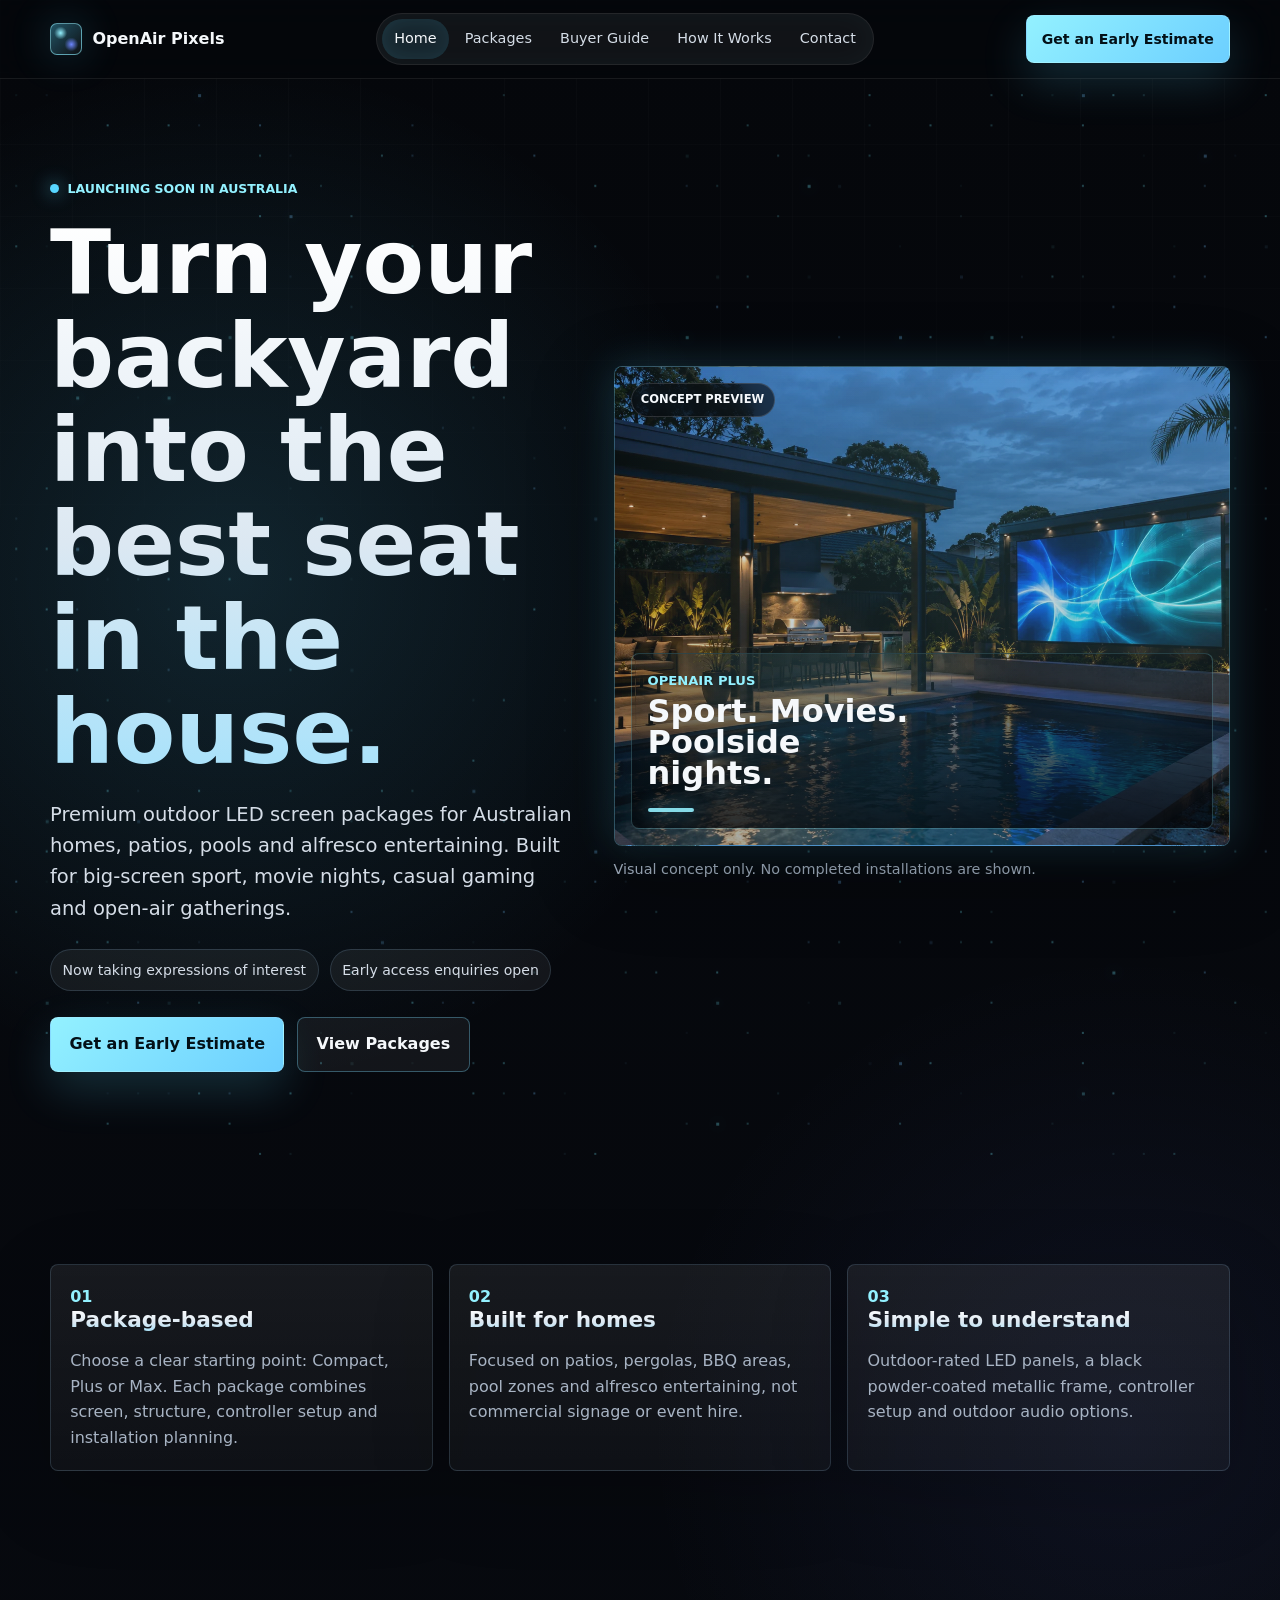
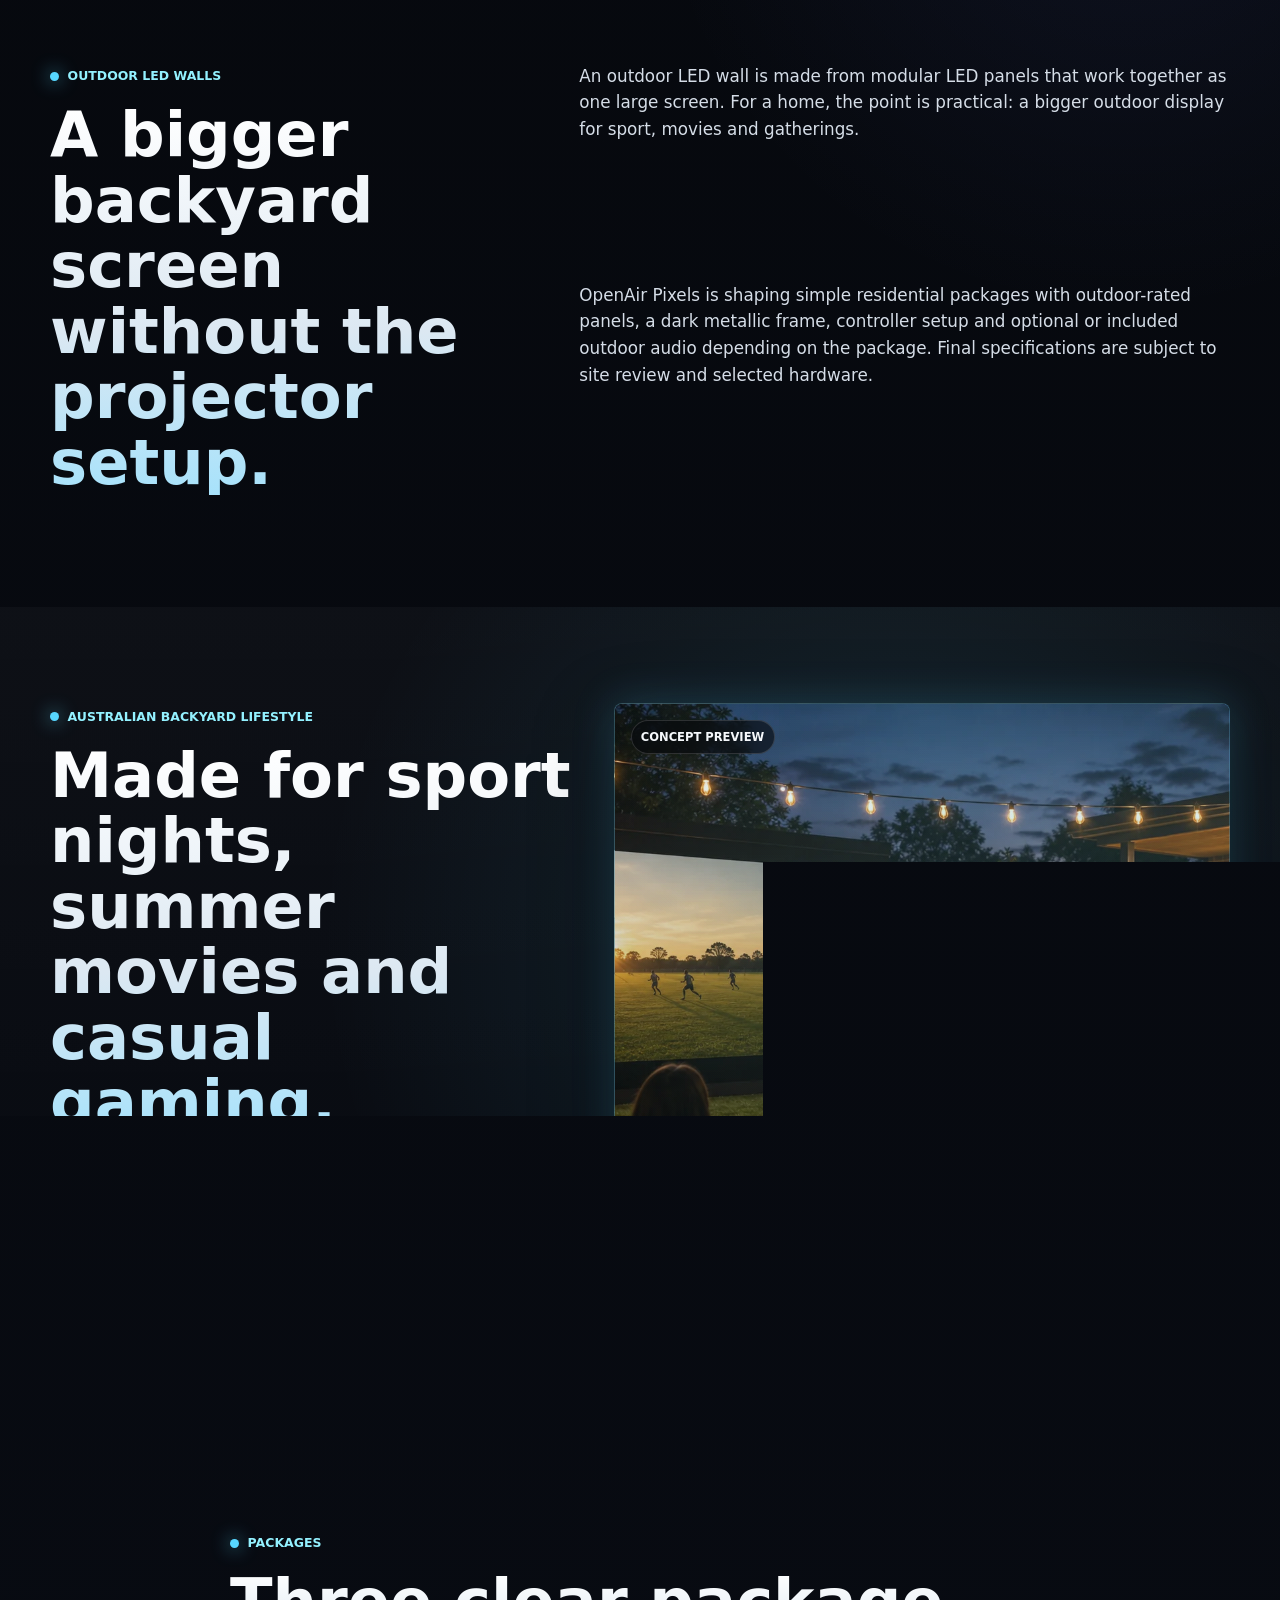
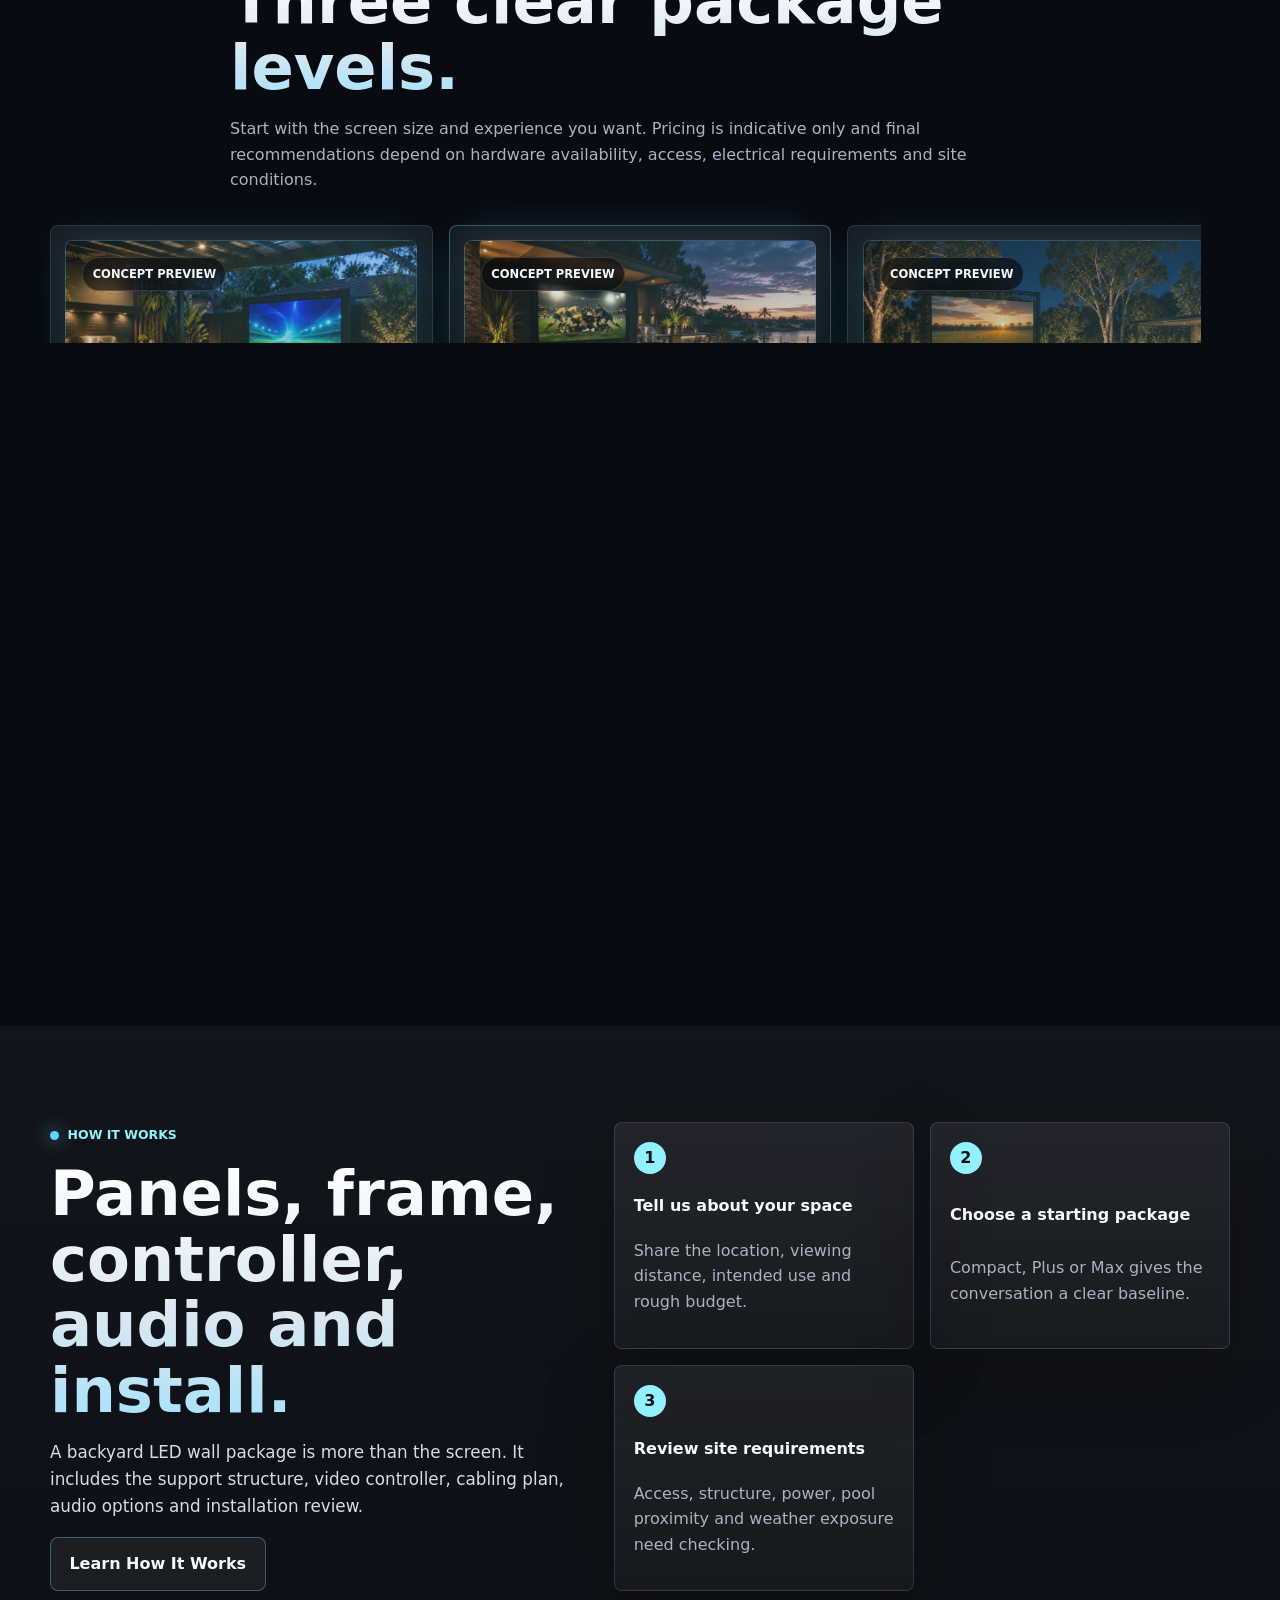
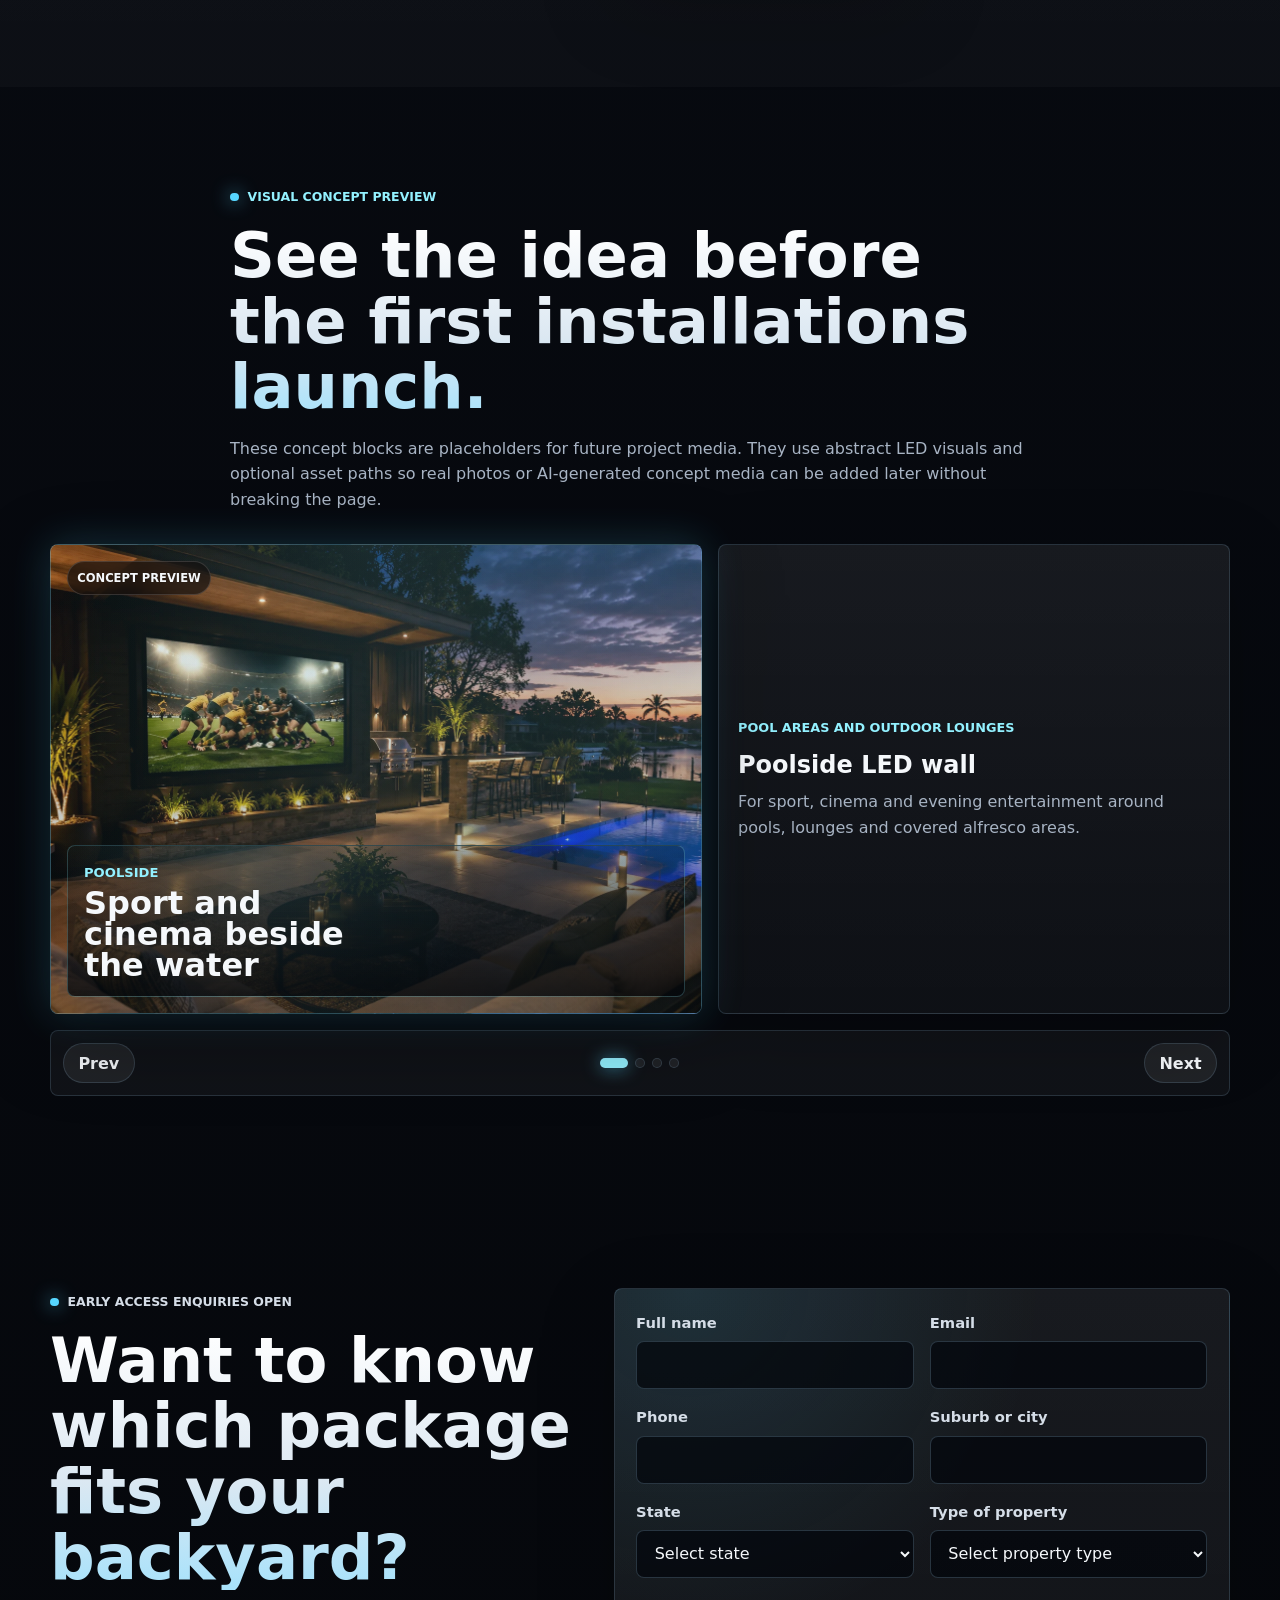
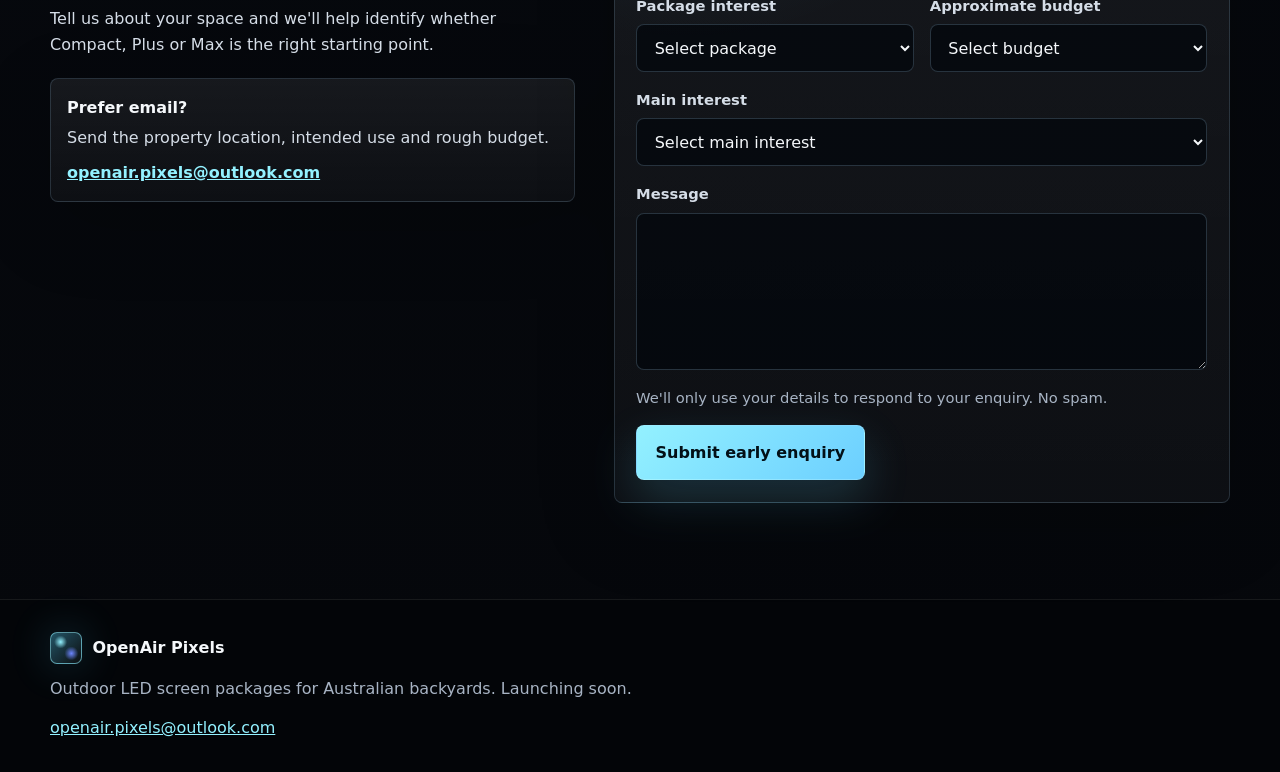
<file: index.html>
<!DOCTYPE html>
<html lang="en-AU">
<head>
  <meta charset="utf-8">
  <meta name="viewport" content="width=device-width, initial-scale=1">
  <meta name="description" content="OpenAir Pixels is validating demand for premium outdoor LED screen packages for Australian backyards, patios, pools and alfresco entertaining.">
  <title>OpenAir Pixels | Outdoor LED Screen Packages</title>
  <link rel="stylesheet" href="styles.css">
</head>
<body data-page="home">
  <a class="skip-link" href="#main">Skip to content</a>

  <header class="site-header" data-header>
    <div class="container header-inner">
      <a class="brand" href="index.html" aria-label="OpenAir Pixels home">
        <span class="brand-mark" aria-hidden="true"></span>
        <span>OpenAir Pixels</span>
      </a>

      <button class="menu-toggle" type="button" aria-expanded="false" aria-controls="primary-navigation" aria-label="Open menu">
        <span></span><span></span><span></span>
      </button>

      <nav class="primary-nav" id="primary-navigation" aria-label="Primary navigation">
        <a href="index.html" data-nav="home">Home</a>
        <a href="packages.html" data-nav="packages">Packages</a>
        <a href="guide.html" data-nav="guide">Buyer Guide</a>
        <a href="how-it-works.html" data-nav="how-it-works">How It Works</a>
        <a href="contact.html" data-nav="contact">Contact</a>
      </nav>

      <a class="button button-small header-cta" href="contact.html">Get an Early Estimate</a>
    </div>
  </header>

  <main id="main">
    <section class="hero section" id="top" aria-labelledby="hero-title">
      <canvas class="pixel-canvas" aria-hidden="true"></canvas>
      <div class="container hero-grid">
        <div class="hero-copy">
          <p class="eyebrow">Launching soon in Australia</p>
          <h1 id="hero-title">Turn your backyard into the best seat in the house.</h1>
          <p class="hero-lede">Premium outdoor LED screen packages for Australian homes, patios, pools and alfresco entertaining. Built for big-screen sport, movie nights, casual gaming and open-air gatherings.</p>

          <div class="launch-row" aria-label="Launch status">
            <span>Now taking expressions of interest</span>
            <span>Early access enquiries open</span>
          </div>

          <div class="hero-actions">
            <a class="button" href="#estimate">Get an Early Estimate</a>
            <a class="button button-secondary" href="packages.html">View Packages</a>
          </div>
        </div>

        <div class="hero-media" aria-label="Concept preview of an outdoor LED wall package">
          <div class="concept-media video-placeholder hero-placeholder" style="--media-image: url('assets/media/hero-openair-plus-poolside.webp')">
            <picture class="media-picture">
              <source srcset="assets/media/hero-openair-plus-poolside.webp" type="image/webp">
              <img src="assets/media/hero-openair-plus-poolside.webp" width="1600" height="900" alt="Premium Australian backyard with outdoor LED screen beside a pool" decoding="async" fetchpriority="high">
            </picture>
            <span class="media-tag">Concept preview</span>
            <div class="mock-screen">
              <span>OpenAir Plus</span>
              <strong>Sport. Movies. Poolside nights.</strong>
            </div>
          </div>
          <p class="media-caption">Visual concept only. No completed installations are shown.</p>
        </div>
      </div>
    </section>

    <section class="section compact-section" data-reveal>
      <div class="container signal-grid">
        <article class="signal-card">
          <span class="signal-number">01</span>
          <h2>Package-based</h2>
          <p>Choose a clear starting point: Compact, Plus or Max. Each package combines screen, structure, controller setup and installation planning.</p>
        </article>
        <article class="signal-card">
          <span class="signal-number">02</span>
          <h2>Built for homes</h2>
          <p>Focused on patios, pergolas, BBQ areas, pool zones and alfresco entertaining, not commercial signage or event hire.</p>
        </article>
        <article class="signal-card">
          <span class="signal-number">03</span>
          <h2>Simple to understand</h2>
          <p>Outdoor-rated LED panels, a black powder-coated metallic frame, controller setup and outdoor audio options.</p>
        </article>
      </div>
    </section>

    <section class="section" id="experience" aria-labelledby="intro-title" data-reveal>
      <div class="container split-layout">
        <div>
          <p class="eyebrow">Outdoor LED walls</p>
          <h2 id="intro-title">A bigger backyard screen without the projector setup.</h2>
        </div>
        <div class="rich-copy">
          <p>An outdoor LED wall is made from modular LED panels that work together as one large screen. For a home, the point is practical: a bigger outdoor display for sport, movies and gatherings.</p>
          <p>OpenAir Pixels is shaping simple residential packages with outdoor-rated panels, a dark metallic frame, controller setup and optional or included outdoor audio depending on the package. Final specifications are subject to site review and selected hardware.</p>
        </div>
      </div>
    </section>

    <section class="section sport-section" aria-labelledby="sport-title" data-reveal>
      <div class="container sport-grid">
        <div class="sport-copy">
          <p class="eyebrow">Australian backyard lifestyle</p>
          <h2 id="sport-title">Made for sport nights, summer movies and casual gaming.</h2>
          <p>Put the screen where people already gather. Watch NRL, AFL, cricket, State of Origin, F1, UFC or movie nights from the patio, pool edge or BBQ area.</p>
          <p>Gaming can also be part of the use case, especially casual games, racing games, sport games and party games. Serious competitive gaming needs latency reviewed during specification.</p>
        </div>
        <div class="concept-media image-placeholder" style="--media-image: url('assets/media/backyard-sports-night.webp')">
          <picture class="media-picture">
            <source srcset="assets/media/backyard-sports-night.webp" type="image/webp">
            <img src="assets/media/backyard-sports-night.webp" width="1600" height="900" alt="Friends watching sport on an outdoor LED wall" loading="lazy" decoding="async">
          </picture>
          <span class="media-tag">Concept preview</span>
          <div class="mock-screen">
            <span>Weekend mode</span>
            <strong>Watch outside</strong>
          </div>
        </div>
      </div>
    </section>

    <section class="section" id="packages" aria-labelledby="packages-title" data-reveal>
      <div class="container section-heading">
        <p class="eyebrow">Packages</p>
        <h2 id="packages-title">Three clear package levels.</h2>
        <p>Start with the screen size and experience you want. Pricing is indicative only and final recommendations depend on hardware availability, access, electrical requirements and site conditions.</p>
      </div>

      <div class="container package-grid">
        <article class="package-card">
          <div class="concept-media image-placeholder package-media" style="--media-image: url('assets/media/openair-compact-patio.webp')">
            <picture class="media-picture">
              <source srcset="assets/media/openair-compact-patio.webp" type="image/webp">
              <img src="assets/media/openair-compact-patio.webp" width="1600" height="900" alt="Compact patio LED screen package near BBQ area" loading="lazy" decoding="async">
            </picture>
            <span class="media-tag">Concept preview</span>
          </div>
          <span class="package-topline">Entry residential package</span>
          <h3>OpenAir Compact</h3>
          <p>For smaller patios, BBQ areas and casual sport nights.</p>
          <div class="price">From approx. AUD $19,900 installed</div>
          <ul>
            <li>Approx. 2.5 m x 1.4 m screen</li>
            <li>P5 outdoor LED, P4.81 upgrade available</li>
            <li>Audio-ready with speaker add-on available</li>
          </ul>
        </article>

        <article class="package-card featured-package">
          <div class="concept-media image-placeholder package-media" style="--media-image: url('assets/media/openair-plus-poolside.webp')">
            <picture class="media-picture">
              <source srcset="assets/media/openair-plus-poolside.webp" type="image/webp">
              <img src="assets/media/openair-plus-poolside.webp" width="1600" height="900" alt="Poolside outdoor LED screen package with alfresco seating" loading="lazy" decoding="async">
            </picture>
            <span class="media-tag">Concept preview</span>
          </div>
          <span class="package-topline">Most popular</span>
          <h3>OpenAir Plus</h3>
          <p>For pools, alfresco areas, family sport nights and movie sessions.</p>
          <!-- <div class="price">From approx. AUD $34,900 installed</div> -->
           <div class="price">Enquire for pricing</div>
          <ul>
            <li>Approx. 3.5 m x 2.0 m screen</li>
            <li>P4.81 or P4 outdoor LED</li>
            <li>Outdoor speaker package included</li>
          </ul>
        </article>

        <article class="package-card">
          <div class="concept-media image-placeholder package-media" style="--media-image: url('assets/media/openair-max-large-backyard.webp')">
            <picture class="media-picture">
              <source srcset="assets/media/openair-max-large-backyard.webp" type="image/webp">
              <img src="assets/media/openair-max-large-backyard.webp" width="1600" height="900" alt="Large backyard LED screen with fire pit and outdoor speakers" loading="lazy" decoding="async">
            </picture>
            <span class="media-tag">Concept preview</span>
          </div>
          <span class="package-topline">Large backyard viewing</span>
          <h3>OpenAir Max</h3>
          <p>For bigger homes, pool zones and premium outdoor viewing.</p>
          <!-- <div class="price">From approx. AUD $62,900 installed</div> -->
          <div class="price">Enquire for pricing</div>
          <ul>
            <li>Approx. 4.5 m x 2.5 m screen</li>
            <li>P4 outdoor LED, P3.91 upgrade available</li>
            <li>Premium outdoor audio package</li>
          </ul>
        </article>
      </div>

      <div class="container section-actions">
        <a class="button" href="packages.html">Compare Packages</a>
        <a class="button button-secondary" href="#estimate">Get an Early Estimate</a>
      </div>
    </section>

    <section class="section alt-section" aria-labelledby="process-title" data-reveal>
      <div class="container teaser-grid">
        <div>
          <p class="eyebrow">How it works</p>
          <h2 id="process-title">Panels, frame, controller, audio and install.</h2>
          <p class="section-intro">A backyard LED wall package is more than the screen. It includes the support structure, video controller, cabling plan, audio options and installation review.</p>
          <a class="button button-secondary" href="how-it-works.html">Learn How It Works</a>
        </div>
        <div class="process-list">
          <article><span>1</span><strong>Tell us about your space</strong><p>Share the location, viewing distance, intended use and rough budget.</p></article>
          <article><span>2</span><strong>Choose a starting package</strong><p>Compact, Plus or Max gives the conversation a clear baseline.</p></article>
          <article><span>3</span><strong>Review site requirements</strong><p>Access, structure, power, pool proximity and weather exposure need checking.</p></article>
        </div>
      </div>
    </section>

    <section class="section" aria-labelledby="concept-title" data-reveal>
      <div class="container section-heading">
        <p class="eyebrow">Visual concept preview</p>
        <h2 id="concept-title">See the idea before the first installations launch.</h2>
        <p>These concept blocks are placeholders for future project media. They use abstract LED visuals and optional asset paths so real photos or AI-generated concept media can be added later without breaking the page.</p>
      </div>

      <div class="container concept-carousel" data-carousel aria-label="OpenAir Pixels concept previews">
        <div class="carousel-track">
          <article class="carousel-slide is-active" data-slide>
            <div class="concept-media image-placeholder carousel-media" style="--media-image: url('assets/media/openair-plus-poolside.webp')">
              <picture class="media-picture">
                <source srcset="assets/media/openair-plus-poolside.webp" type="image/webp">
                <img src="assets/media/openair-plus-poolside.webp" width="1600" height="900" alt="Poolside outdoor LED screen package with alfresco seating" loading="lazy" decoding="async">
              </picture>
              <span class="media-tag">Concept preview</span>
              <div class="mock-screen"><span>Poolside</span><strong>Sport and cinema beside the water</strong></div>
            </div>
            <div class="carousel-copy">
              <span class="package-topline">Pool areas and outdoor lounges</span>
              <h3>Poolside LED wall</h3>
              <p>For sport, cinema and evening entertainment around pools, lounges and covered alfresco areas.</p>
            </div>
          </article>

          <article class="carousel-slide" data-slide>
            <div class="concept-media image-placeholder carousel-media" style="--media-image: url('assets/media/backyard-sports-night.webp')">
              <picture class="media-picture">
                <source srcset="assets/media/backyard-sports-night.webp" type="image/webp">
                <img src="assets/media/backyard-sports-night.webp" width="1600" height="900" alt="Friends watching sport on an outdoor LED wall" loading="lazy" decoding="async">
              </picture>
              <span class="media-tag">Concept preview</span>
              <div class="mock-screen"><span>Sport night</span><strong>Patio viewing for the big game</strong></div>
            </div>
            <div class="carousel-copy">
              <span class="package-topline">Patios, pergolas and BBQ areas</span>
              <h3>Backyard sports night</h3>
              <p>A practical big-screen upgrade for NRL, AFL, cricket, F1 and weekend sport with friends outside.</p>
            </div>
          </article>

          <article class="carousel-slide" data-slide>
            <div class="concept-media image-placeholder carousel-media" style="--media-image: url('assets/media/outdoor-gaming-session.webp')">
              <picture class="media-picture">
                <source srcset="assets/media/outdoor-gaming-session.webp" type="image/webp">
                <img src="assets/media/outdoor-gaming-session.webp" width="1600" height="900" alt="Casual outdoor gaming setup on a backyard LED screen" loading="lazy" decoding="async">
              </picture>
              <span class="media-tag">Concept preview</span>
              <div class="mock-screen"><span>Casual gaming</span><strong>Party games under the open sky</strong></div>
            </div>
            <div class="carousel-copy">
              <span class="package-topline">Casual games and family nights</span>
              <h3>Outdoor gaming sessions</h3>
              <p>For racing games, sports games and party games where a large screen makes the backyard feel social.</p>
            </div>
          </article>

          <article class="carousel-slide" data-slide>
            <div class="concept-media image-placeholder carousel-media" style="--media-image: url('assets/media/metal-frame-installation.webp')">
              <picture class="media-picture">
                <source srcset="assets/media/metal-frame-installation.webp" type="image/webp">
                <img src="assets/media/metal-frame-installation.webp" width="1200" height="900" alt="Black powder-coated metal frame supporting LED screen" loading="lazy" decoding="async">
              </picture>
              <span class="media-tag">Concept preview</span>
              <div class="mock-screen"><span>Structure</span><strong>Dark metallic frame and clean finish</strong></div>
            </div>
            <div class="carousel-copy">
              <span class="package-topline">Black powder-coated finish</span>
              <h3>Package installation look</h3>
              <p>A black or dark metallic frame gives the screen a cleaner permanent finish without making the offer complex.</p>
            </div>
          </article>
        </div>

        <div class="carousel-controls" aria-label="Carousel controls">
          <button class="carousel-button" type="button" data-carousel-prev aria-label="Previous concept preview">Prev</button>
          <div class="carousel-dots" role="group" aria-label="Concept preview slides"></div>
          <button class="carousel-button" type="button" data-carousel-next aria-label="Next concept preview">Next</button>
        </div>
      </div>
    </section>

    <section class="section final-cta" id="estimate" data-reveal>
      <div class="container form-layout landing-form-layout">
        <div class="form-intro">
          <p class="eyebrow">Early access enquiries open</p>
          <h2>Want to know which package fits your backyard?</h2>
          <p>Tell us about your space and we'll help identify whether Compact, Plus or Max is the right starting point.</p>
          <div class="fallback-card">
            <strong>Prefer email?</strong>
            <p>Send the property location, intended use and rough budget.</p>
            <a id="mailto-fallback" href="mailto:openair.pixels@outlook.com">openair.pixels@outlook.com</a>
          </div>
        </div>

        <form class="lead-form" id="contact-form" method="POST" action="https://api.web3forms.com/submit">
          <input type="hidden" name="access_key" value="81ef4d1c-cf3c-4e53-b86e-1385b343c070">
          <input type="hidden" name="subject" value="New OpenAir Pixels Expression of Interest">
          <input type="hidden" name="from_name" value="OpenAir Pixels website">
          <input type="hidden" name="redirect" value="https://raphaelcr93.github.io/LED-Panels-LandingPage/thank-you.html">
          <input type="hidden" name="lead_source" value="OpenAir Pixels landing page">
          <input type="checkbox" name="botcheck" class="botcheck" tabindex="-1" autocomplete="off">

          <div class="form-grid">
            <div class="field">
              <label for="home-full-name">Full name</label>
              <input id="home-full-name" name="full_name" type="text" autocomplete="name" required>
            </div>
            <div class="field">
              <label for="home-email">Email</label>
              <input id="home-email" name="email" type="email" autocomplete="email" required>
            </div>
            <div class="field">
              <label for="home-phone">Phone</label>
              <input id="home-phone" name="phone" type="tel" autocomplete="tel" required>
            </div>
            <div class="field">
              <label for="home-suburb">Suburb or city</label>
              <input id="home-suburb" name="suburb_city" type="text" autocomplete="address-level2" required>
            </div>
            <div class="field">
              <label for="home-state">State</label>
              <select id="home-state" name="state" required>
                <option value="">Select state</option>
                <option>ACT</option>
                <option>NSW</option>
                <option>NT</option>
                <option>QLD</option>
                <option>SA</option>
                <option>TAS</option>
                <option>VIC</option>
                <option>WA</option>
              </select>
            </div>
            <div class="field">
              <label for="home-property-type">Type of property</label>
              <select id="home-property-type" name="property_type" required>
                <option value="">Select property type</option>
                <option>Home</option>
                <option>Townhouse</option>
                <option>Pool area</option>
                <option>Patio or alfresco</option>
                <option>Airbnb or short-stay</option>
                <option>Other</option>
              </select>
            </div>
            <div class="field">
              <label for="home-package-interest">Package interest</label>
              <select id="home-package-interest" name="package_interest" required>
                <option value="">Select package</option>
                <option>OpenAir Compact</option>
                <option>OpenAir Plus</option>
                <option>OpenAir Max</option>
                <option>Custom XL</option>
                <option>Not sure yet</option>
              </select>
            </div>
            <div class="field">
              <label for="home-budget">Approximate budget</label>
              <select id="home-budget" name="approximate_budget" required>
                <option value="">Select budget</option>
                <option>Under $20k</option>
                <option>$20k to $35k</option>
                <option>$35k to $60k</option>
                <option>$60k+</option>
              </select>
            </div>
            <div class="field field-full">
              <label for="home-main-interest">Main interest</label>
              <select id="home-main-interest" name="main_interest" required>
                <option value="">Select main interest</option>
                <option>Sport</option>
                <option>Movies</option>
                <option>Gaming</option>
                <option>Poolside entertainment</option>
                <option>BBQ or patio viewing</option>
                <option>Airbnb or short-stay upgrade</option>
                <option>Other</option>
              </select>
            </div>
            <div class="field field-full">
              <label for="home-message">Message</label>
              <textarea id="home-message" name="message" rows="5" required></textarea>
            </div>
          </div>

          <p class="privacy-note">We'll only use your details to respond to your enquiry. No spam.</p>
          <div class="form-actions">
            <button class="button" type="submit" data-submit-button>Submit early enquiry</button>
            <p class="form-status" id="home-form-status" role="status" aria-live="polite"></p>
          </div>
        </form>
      </div>
    </section>
  </main>

  <footer class="site-footer">
    <div class="container footer-inner">
      <a class="brand" href="index.html" aria-label="OpenAir Pixels home">
        <span class="brand-mark" aria-hidden="true"></span>
        <span>OpenAir Pixels</span>
      </a>
      <p>Outdoor LED screen packages for Australian backyards. Launching soon.</p>
      <a href="mailto:openair.pixels@outlook.com">openair.pixels@outlook.com</a>
    </div>
  </footer>

  <script src="script.js"></script>
</body>
</html>
</file>
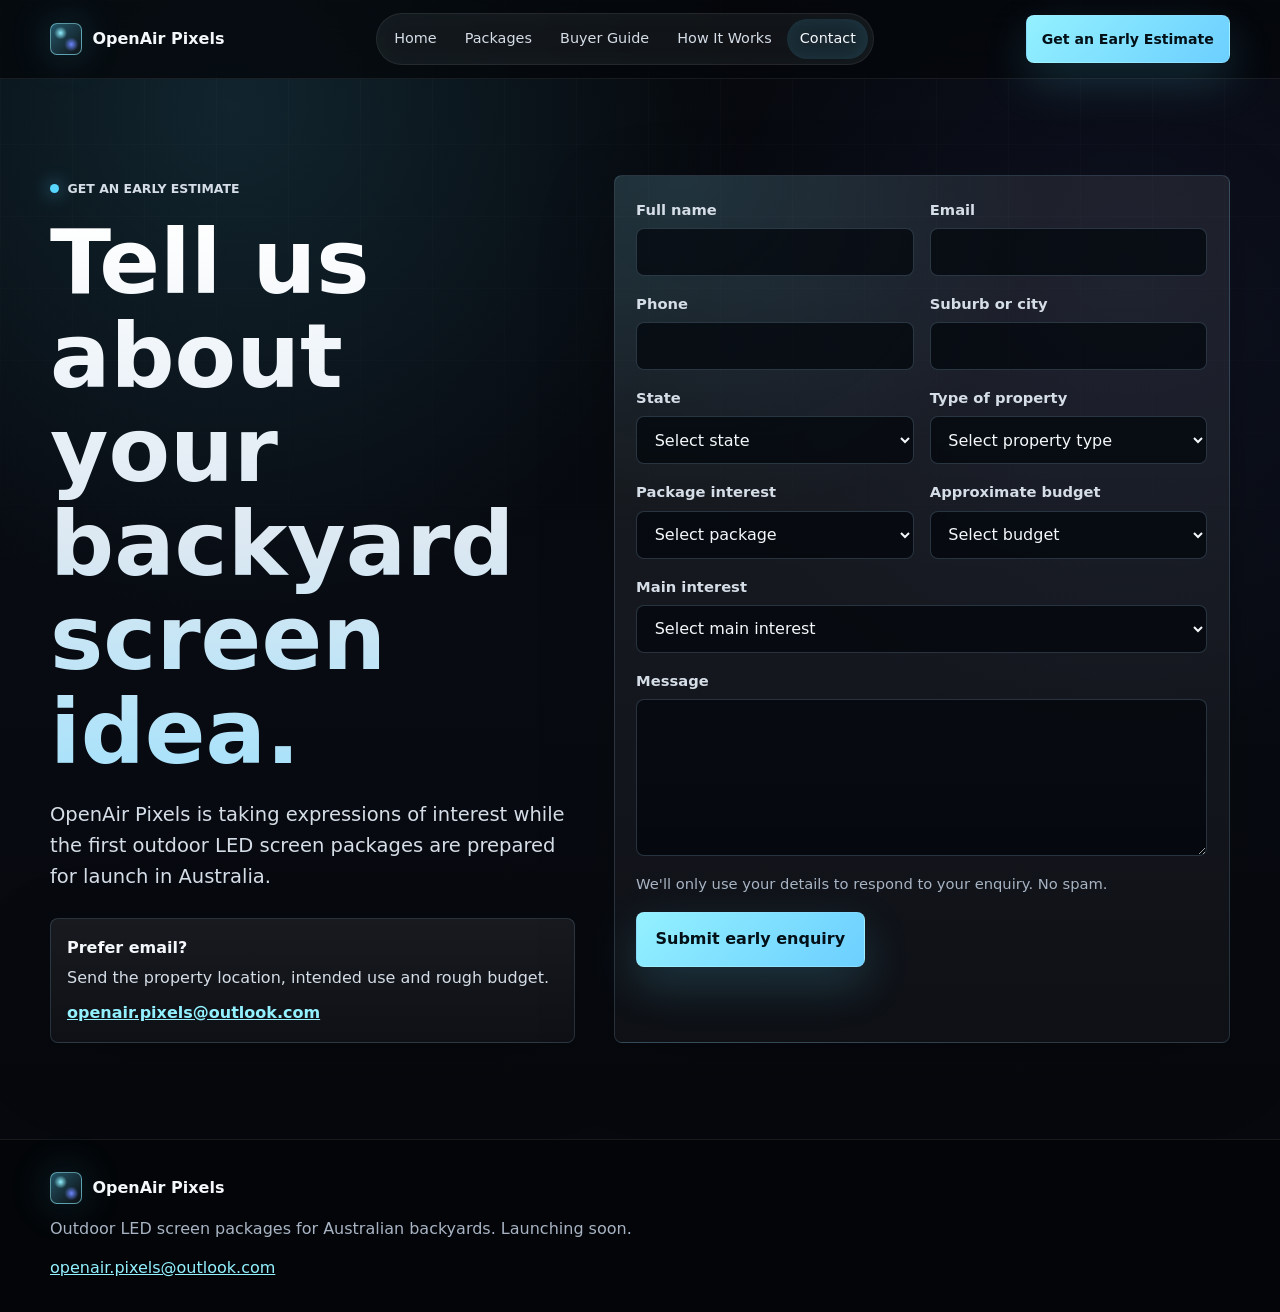
<file: contact.html>
<!DOCTYPE html>
<html lang="en-AU">
<head>
  <meta charset="utf-8">
  <meta name="viewport" content="width=device-width, initial-scale=1">
  <meta name="description" content="Register interest for an OpenAir Pixels outdoor LED screen package and request an early estimate.">
  <title>Contact | OpenAir Pixels</title>
  <link rel="stylesheet" href="styles.css">
</head>
<body data-page="contact">
  <a class="skip-link" href="#main">Skip to content</a>
  <header class="site-header" data-header>
    <div class="container header-inner">
      <a class="brand" href="index.html"><span class="brand-mark" aria-hidden="true"></span><span>OpenAir Pixels</span></a>
      <button class="menu-toggle" type="button" aria-expanded="false" aria-controls="primary-navigation" aria-label="Open menu"><span></span><span></span><span></span></button>
      <nav class="primary-nav" id="primary-navigation" aria-label="Primary navigation">
        <a href="index.html" data-nav="home">Home</a>
        <a href="packages.html" data-nav="packages">Packages</a>
        <a href="guide.html" data-nav="guide">Buyer Guide</a>
        <a href="how-it-works.html" data-nav="how-it-works">How It Works</a>
        <a href="contact.html" data-nav="contact">Contact</a>
      </nav>
      <a class="button button-small header-cta" href="contact.html">Get an Early Estimate</a>
    </div>
  </header>

  <main id="main">
    <section class="page-hero section">
      <div class="container form-layout">
        <div class="form-intro">
          <p class="eyebrow">Get an early estimate</p>
          <h1>Tell us about your backyard screen idea.</h1>
          <p class="hero-lede">OpenAir Pixels is taking expressions of interest while the first outdoor LED screen packages are prepared for launch in Australia.</p>
          <div class="fallback-card">
            <strong>Prefer email?</strong>
            <p>Send the property location, intended use and rough budget.</p>
            <a id="mailto-fallback" href="mailto:openair.pixels@outlook.com">openair.pixels@outlook.com</a>
          </div>
        </div>

        <form class="lead-form" id="contact-form" method="POST" action="https://api.web3forms.com/submit">
          <input type="hidden" name="access_key" value="81ef4d1c-cf3c-4e53-b86e-1385b343c070">
          <input type="hidden" name="subject" value="New OpenAir Pixels Expression of Interest">
          <input type="hidden" name="from_name" value="OpenAir Pixels website">
          <input type="hidden" name="redirect" value="https://raphaelcr93.github.io/LED-Panels-LandingPage/thank-you.html">
          <input type="hidden" name="lead_source" value="OpenAir Pixels static website">
          <input type="checkbox" name="botcheck" class="botcheck" tabindex="-1" autocomplete="off">

          <div class="form-grid">
            <div class="field"><label for="full-name">Full name</label><input id="full-name" name="full_name" type="text" autocomplete="name" required></div>
            <div class="field"><label for="email">Email</label><input id="email" name="email" type="email" autocomplete="email" required></div>
            <div class="field"><label for="phone">Phone</label><input id="phone" name="phone" type="tel" autocomplete="tel" required></div>
            <div class="field"><label for="suburb">Suburb or city</label><input id="suburb" name="suburb_city" type="text" autocomplete="address-level2" required></div>
            <div class="field">
              <label for="state">State</label>
              <select id="state" name="state" required>
                <option value="">Select state</option><option>ACT</option><option>NSW</option><option>NT</option><option>QLD</option><option>SA</option><option>TAS</option><option>VIC</option><option>WA</option>
              </select>
            </div>
            <div class="field">
              <label for="property-type">Type of property</label>
              <select id="property-type" name="property_type" required>
                <option value="">Select property type</option><option>Home</option><option>Townhouse</option><option>Pool area</option><option>Patio or alfresco</option><option>Airbnb or short-stay</option><option>Other</option>
              </select>
            </div>
            <div class="field">
              <label for="package-interest">Package interest</label>
              <select id="package-interest" name="package_interest" required>
                <option value="">Select package</option><option>OpenAir Compact</option><option>OpenAir Plus</option><option>OpenAir Max</option><option>Custom XL</option><option>Not sure yet</option>
              </select>
            </div>
            <div class="field">
              <label for="budget">Approximate budget</label>
              <select id="budget" name="approximate_budget" required>
                <option value="">Select budget</option><option>Under $20k</option><option>$20k to $35k</option><option>$35k to $60k</option><option>$60k+</option>
              </select>
            </div>
            <div class="field field-full">
              <label for="main-interest">Main interest</label>
              <select id="main-interest" name="main_interest" required>
                <option value="">Select main interest</option><option>Sport</option><option>Movies</option><option>Gaming</option><option>Poolside entertainment</option><option>BBQ or patio viewing</option><option>Airbnb or short-stay upgrade</option><option>Other</option>
              </select>
            </div>
            <div class="field field-full"><label for="message">Message</label><textarea id="message" name="message" rows="5" required></textarea></div>
          </div>

          <p class="privacy-note">We'll only use your details to respond to your enquiry. No spam.</p>
          <div class="form-actions">
            <button class="button" type="submit" data-submit-button>Submit early enquiry</button>
            <p class="form-status" id="form-status" role="status" aria-live="polite"></p>
          </div>
        </form>
      </div>
    </section>
  </main>

  <footer class="site-footer">
    <div class="container footer-inner">
      <a class="brand" href="index.html"><span class="brand-mark" aria-hidden="true"></span><span>OpenAir Pixels</span></a>
      <p>Outdoor LED screen packages for Australian backyards. Launching soon.</p>
      <a href="mailto:openair.pixels@outlook.com">openair.pixels@outlook.com</a>
    </div>
  </footer>
  <script src="script.js"></script>
</body>
</html>
</file>
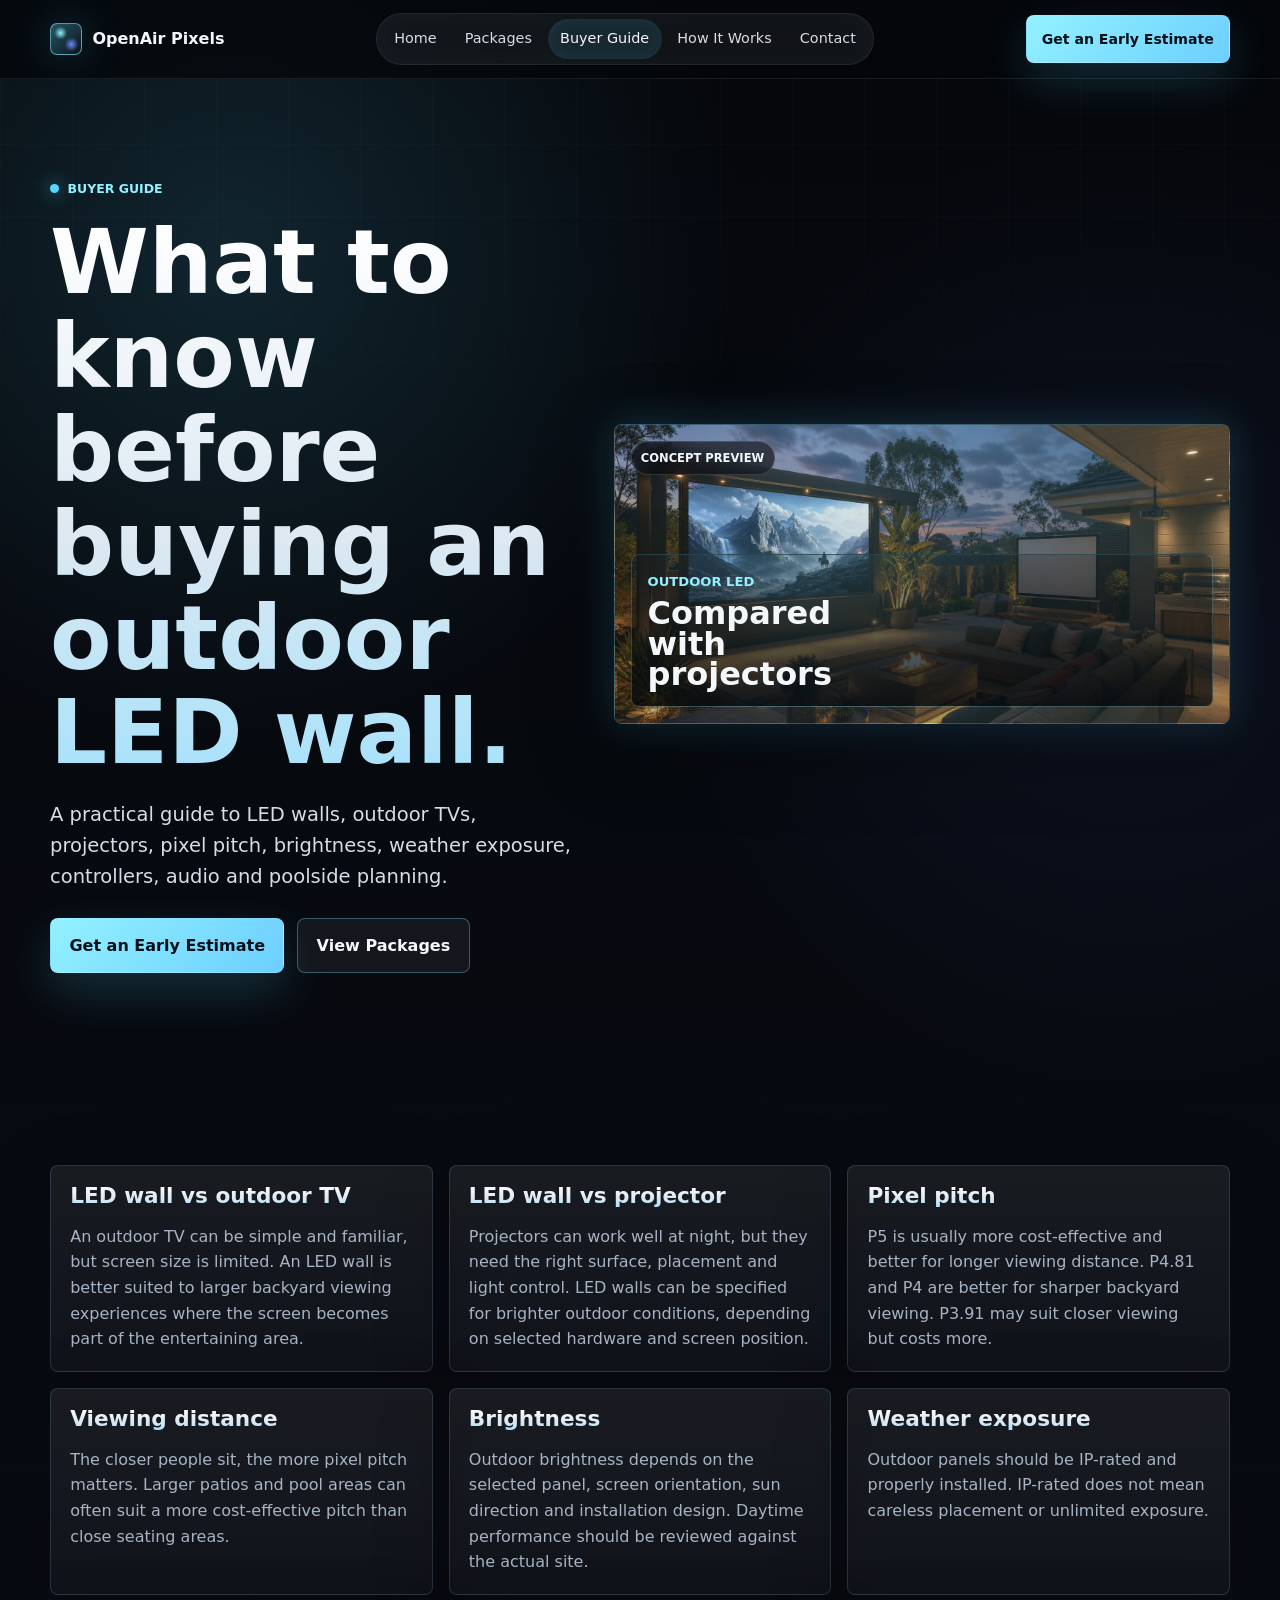
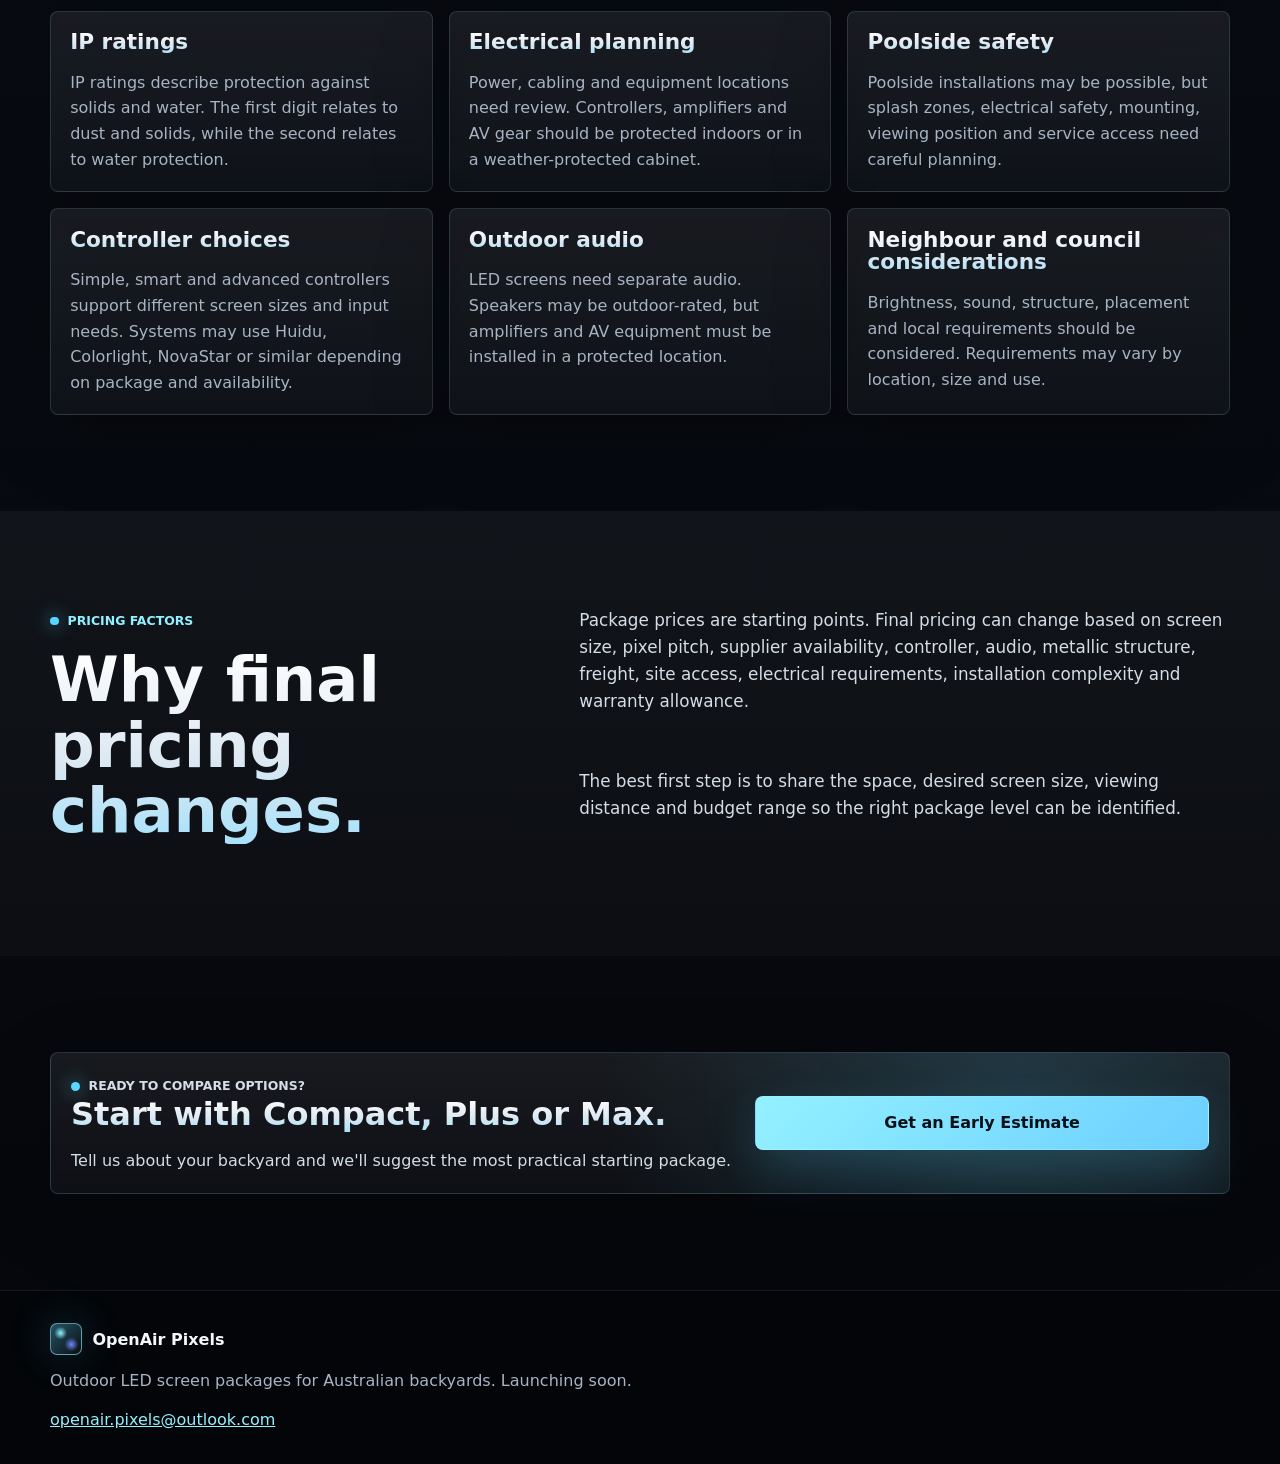
<file: guide.html>
<!DOCTYPE html>
<html lang="en-AU">
<head>
  <meta charset="utf-8">
  <meta name="viewport" content="width=device-width, initial-scale=1">
  <meta name="description" content="Practical buyer guide for outdoor LED walls, pixel pitch, brightness, IP ratings, audio, controllers and poolside safety.">
  <title>Buyer Guide | OpenAir Pixels</title>
  <link rel="stylesheet" href="styles.css">
</head>
<body data-page="guide">
  <a class="skip-link" href="#main">Skip to content</a>
  <header class="site-header" data-header>
    <div class="container header-inner">
      <a class="brand" href="index.html"><span class="brand-mark" aria-hidden="true"></span><span>OpenAir Pixels</span></a>
      <button class="menu-toggle" type="button" aria-expanded="false" aria-controls="primary-navigation" aria-label="Open menu"><span></span><span></span><span></span></button>
      <nav class="primary-nav" id="primary-navigation" aria-label="Primary navigation">
        <a href="index.html" data-nav="home">Home</a>
        <a href="packages.html" data-nav="packages">Packages</a>
        <a href="guide.html" data-nav="guide">Buyer Guide</a>
        <a href="how-it-works.html" data-nav="how-it-works">How It Works</a>
        <a href="contact.html" data-nav="contact">Contact</a>
      </nav>
      <a class="button button-small header-cta" href="contact.html">Get an Early Estimate</a>
    </div>
  </header>

  <main id="main">
    <section class="page-hero section">
      <div class="container page-hero-grid">
        <div>
          <p class="eyebrow">Buyer guide</p>
          <h1>What to know before buying an outdoor LED wall.</h1>
          <p class="hero-lede">A practical guide to LED walls, outdoor TVs, projectors, pixel pitch, brightness, weather exposure, controllers, audio and poolside planning.</p>
          <div class="hero-actions">
            <a class="button" href="contact.html">Get an Early Estimate</a>
            <a class="button button-secondary" href="packages.html">View Packages</a>
          </div>
        </div>
        <div class="concept-media image-placeholder" style="--media-image: url('assets/media/led-wall-vs-projector.webp')">
          <picture class="media-picture">
            <source srcset="assets/media/led-wall-vs-projector.webp" type="image/webp">
            <img src="assets/media/led-wall-vs-projector.webp" width="1600" height="900" alt="Outdoor LED wall compared with projector setup" loading="lazy" decoding="async">
          </picture>
          <span class="media-tag">Concept preview</span>
          <div class="mock-screen"><span>Outdoor LED</span><strong>Compared with projectors</strong></div>
        </div>
      </div>
    </section>

    <section class="section" data-reveal>
      <div class="container guide-grid">
        <article class="guide-card"><h2>LED wall vs outdoor TV</h2><p>An outdoor TV can be simple and familiar, but screen size is limited. An LED wall is better suited to larger backyard viewing experiences where the screen becomes part of the entertaining area.</p></article>
        <article class="guide-card"><h2>LED wall vs projector</h2><p>Projectors can work well at night, but they need the right surface, placement and light control. LED walls can be specified for brighter outdoor conditions, depending on selected hardware and screen position.</p></article>
        <article class="guide-card"><h2>Pixel pitch</h2><p>P5 is usually more cost-effective and better for longer viewing distance. P4.81 and P4 are better for sharper backyard viewing. P3.91 may suit closer viewing but costs more.</p></article>
        <article class="guide-card"><h2>Viewing distance</h2><p>The closer people sit, the more pixel pitch matters. Larger patios and pool areas can often suit a more cost-effective pitch than close seating areas.</p></article>
        <article class="guide-card"><h2>Brightness</h2><p>Outdoor brightness depends on the selected panel, screen orientation, sun direction and installation design. Daytime performance should be reviewed against the actual site.</p></article>
        <article class="guide-card"><h2>Weather exposure</h2><p>Outdoor panels should be IP-rated and properly installed. IP-rated does not mean careless placement or unlimited exposure.</p></article>
        <article class="guide-card"><h2>IP ratings</h2><p>IP ratings describe protection against solids and water. The first digit relates to dust and solids, while the second relates to water protection.</p></article>
        <article class="guide-card"><h2>Electrical planning</h2><p>Power, cabling and equipment locations need review. Controllers, amplifiers and AV gear should be protected indoors or in a weather-protected cabinet.</p></article>
        <article class="guide-card"><h2>Poolside safety</h2><p>Poolside installations may be possible, but splash zones, electrical safety, mounting, viewing position and service access need careful planning.</p></article>
        <article class="guide-card"><h2>Controller choices</h2><p>Simple, smart and advanced controllers support different screen sizes and input needs. Systems may use Huidu, Colorlight, NovaStar or similar depending on package and availability.</p></article>
        <article class="guide-card"><h2>Outdoor audio</h2><p>LED screens need separate audio. Speakers may be outdoor-rated, but amplifiers and AV equipment must be installed in a protected location.</p></article>
        <article class="guide-card"><h2>Neighbour and council considerations</h2><p>Brightness, sound, structure, placement and local requirements should be considered. Requirements may vary by location, size and use.</p></article>
      </div>
    </section>

    <section class="section alt-section">
      <div class="container split-layout">
        <div>
          <p class="eyebrow">Pricing factors</p>
          <h2>Why final pricing changes.</h2>
        </div>
        <div class="rich-copy">
          <p>Package prices are starting points. Final pricing can change based on screen size, pixel pitch, supplier availability, controller, audio, metallic structure, freight, site access, electrical requirements, installation complexity and warranty allowance.</p>
          <p>The best first step is to share the space, desired screen size, viewing distance and budget range so the right package level can be identified.</p>
        </div>
      </div>
    </section>

    <section class="section final-cta">
      <div class="container cta-panel">
        <div>
          <p class="eyebrow">Ready to compare options?</p>
          <h2>Start with Compact, Plus or Max.</h2>
          <p>Tell us about your backyard and we'll suggest the most practical starting package.</p>
        </div>
        <a class="button" href="contact.html">Get an Early Estimate</a>
      </div>
    </section>
  </main>

  <footer class="site-footer">
    <div class="container footer-inner">
      <a class="brand" href="index.html"><span class="brand-mark" aria-hidden="true"></span><span>OpenAir Pixels</span></a>
      <p>Outdoor LED screen packages for Australian backyards. Launching soon.</p>
      <a href="mailto:openair.pixels@outlook.com">openair.pixels@outlook.com</a>
    </div>
  </footer>
  <script src="script.js"></script>
</body>
</html>
</file>
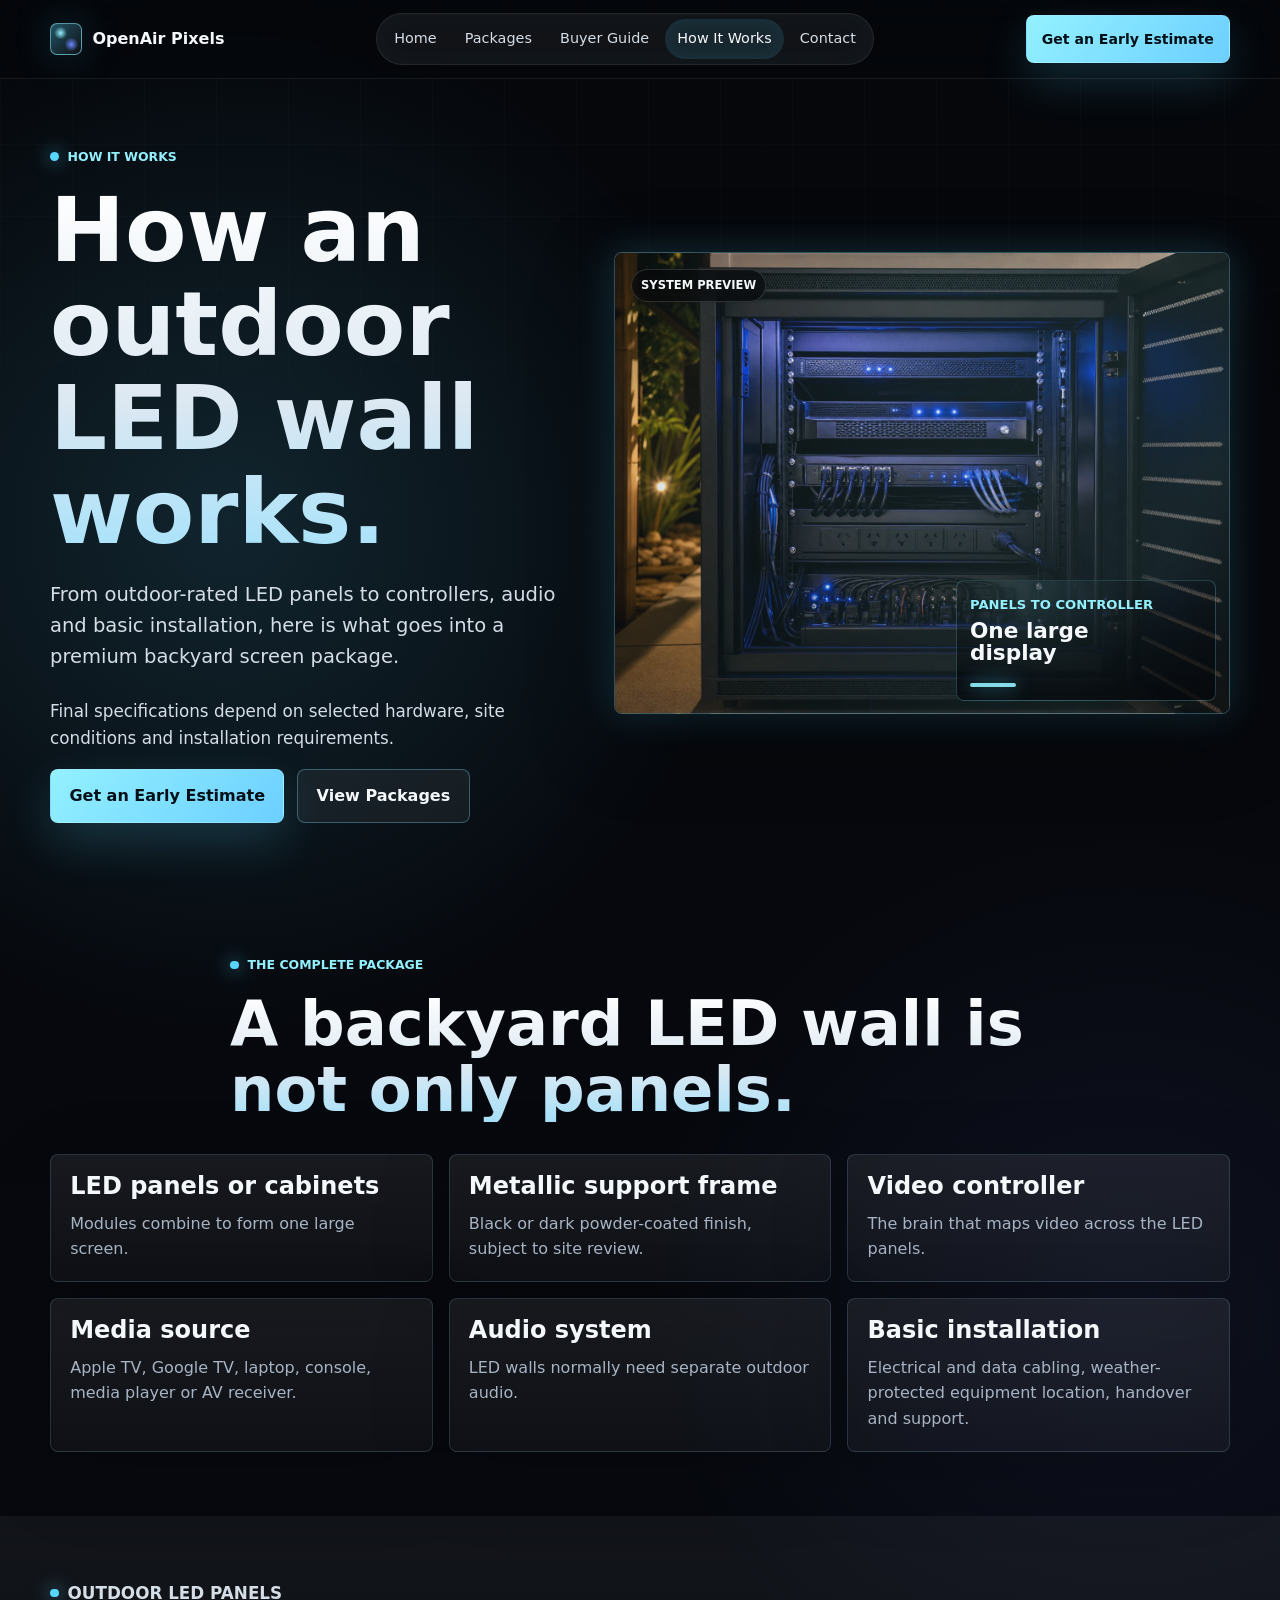
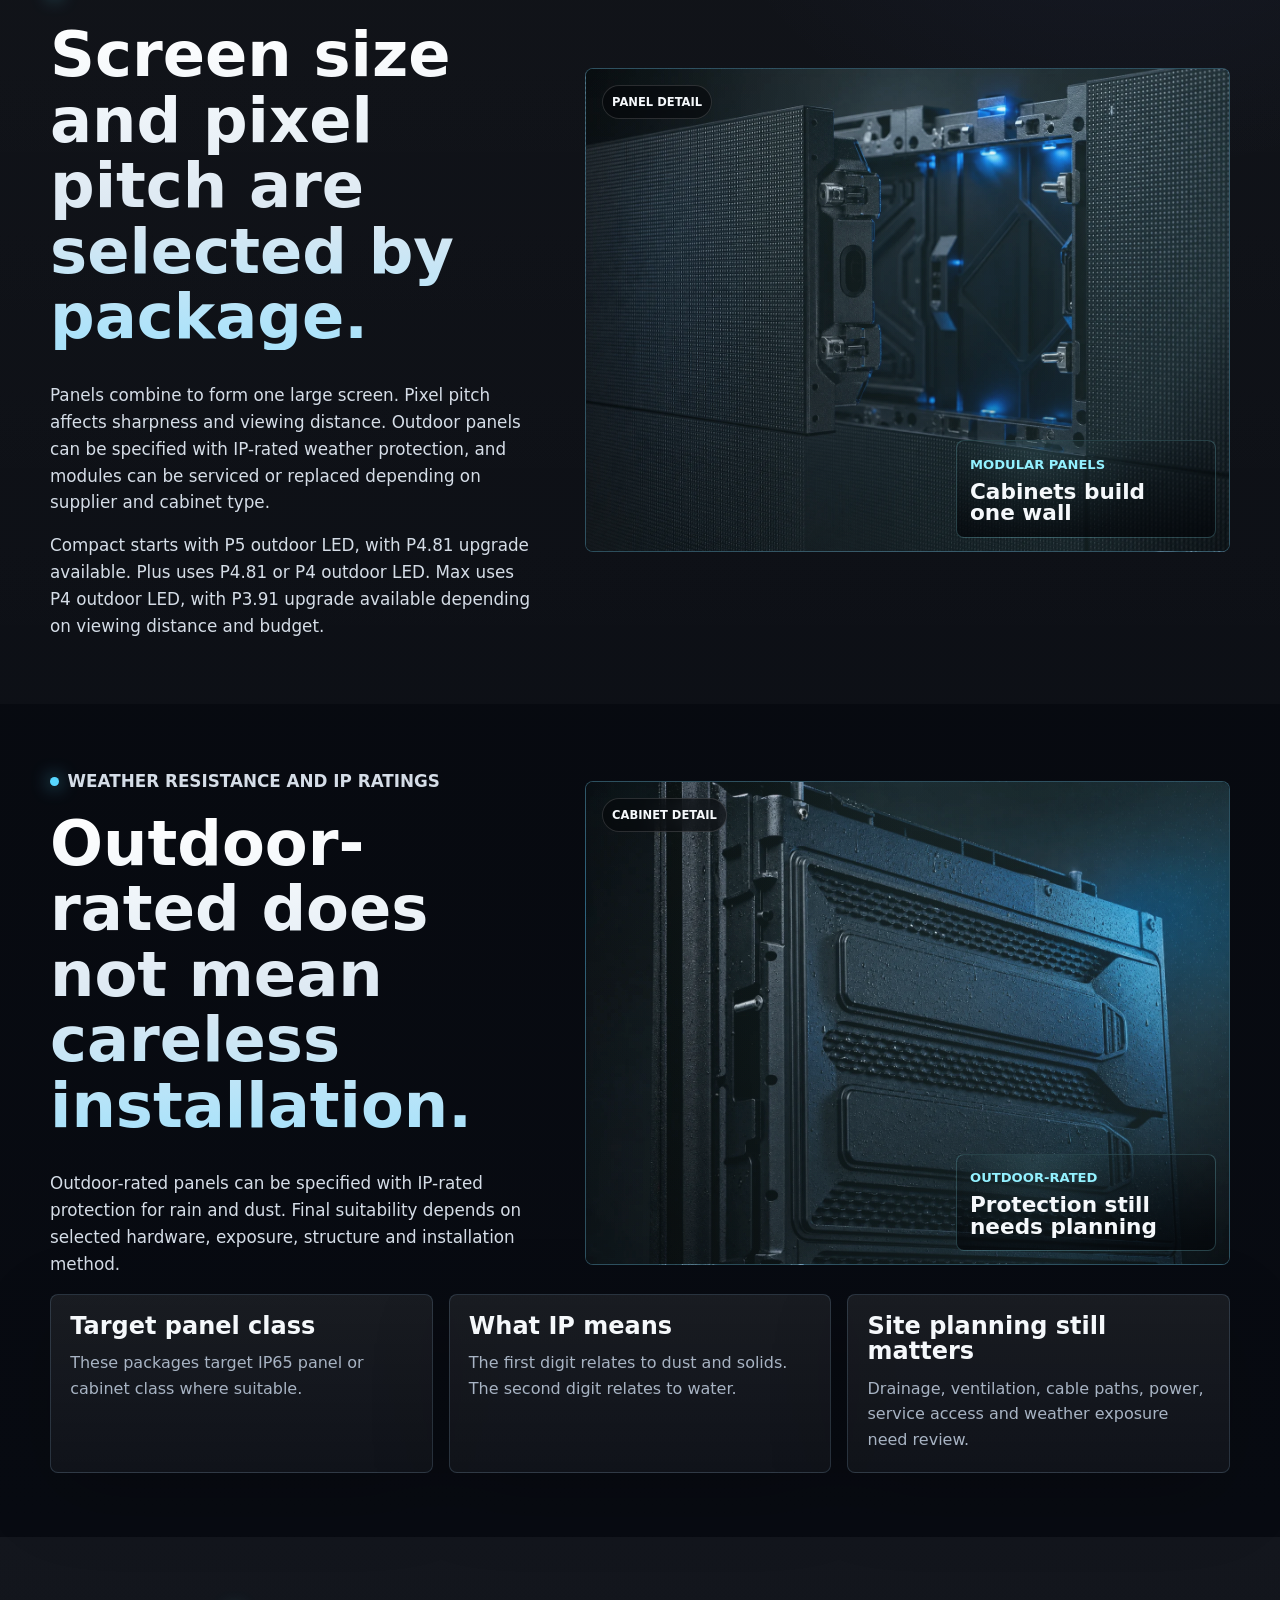
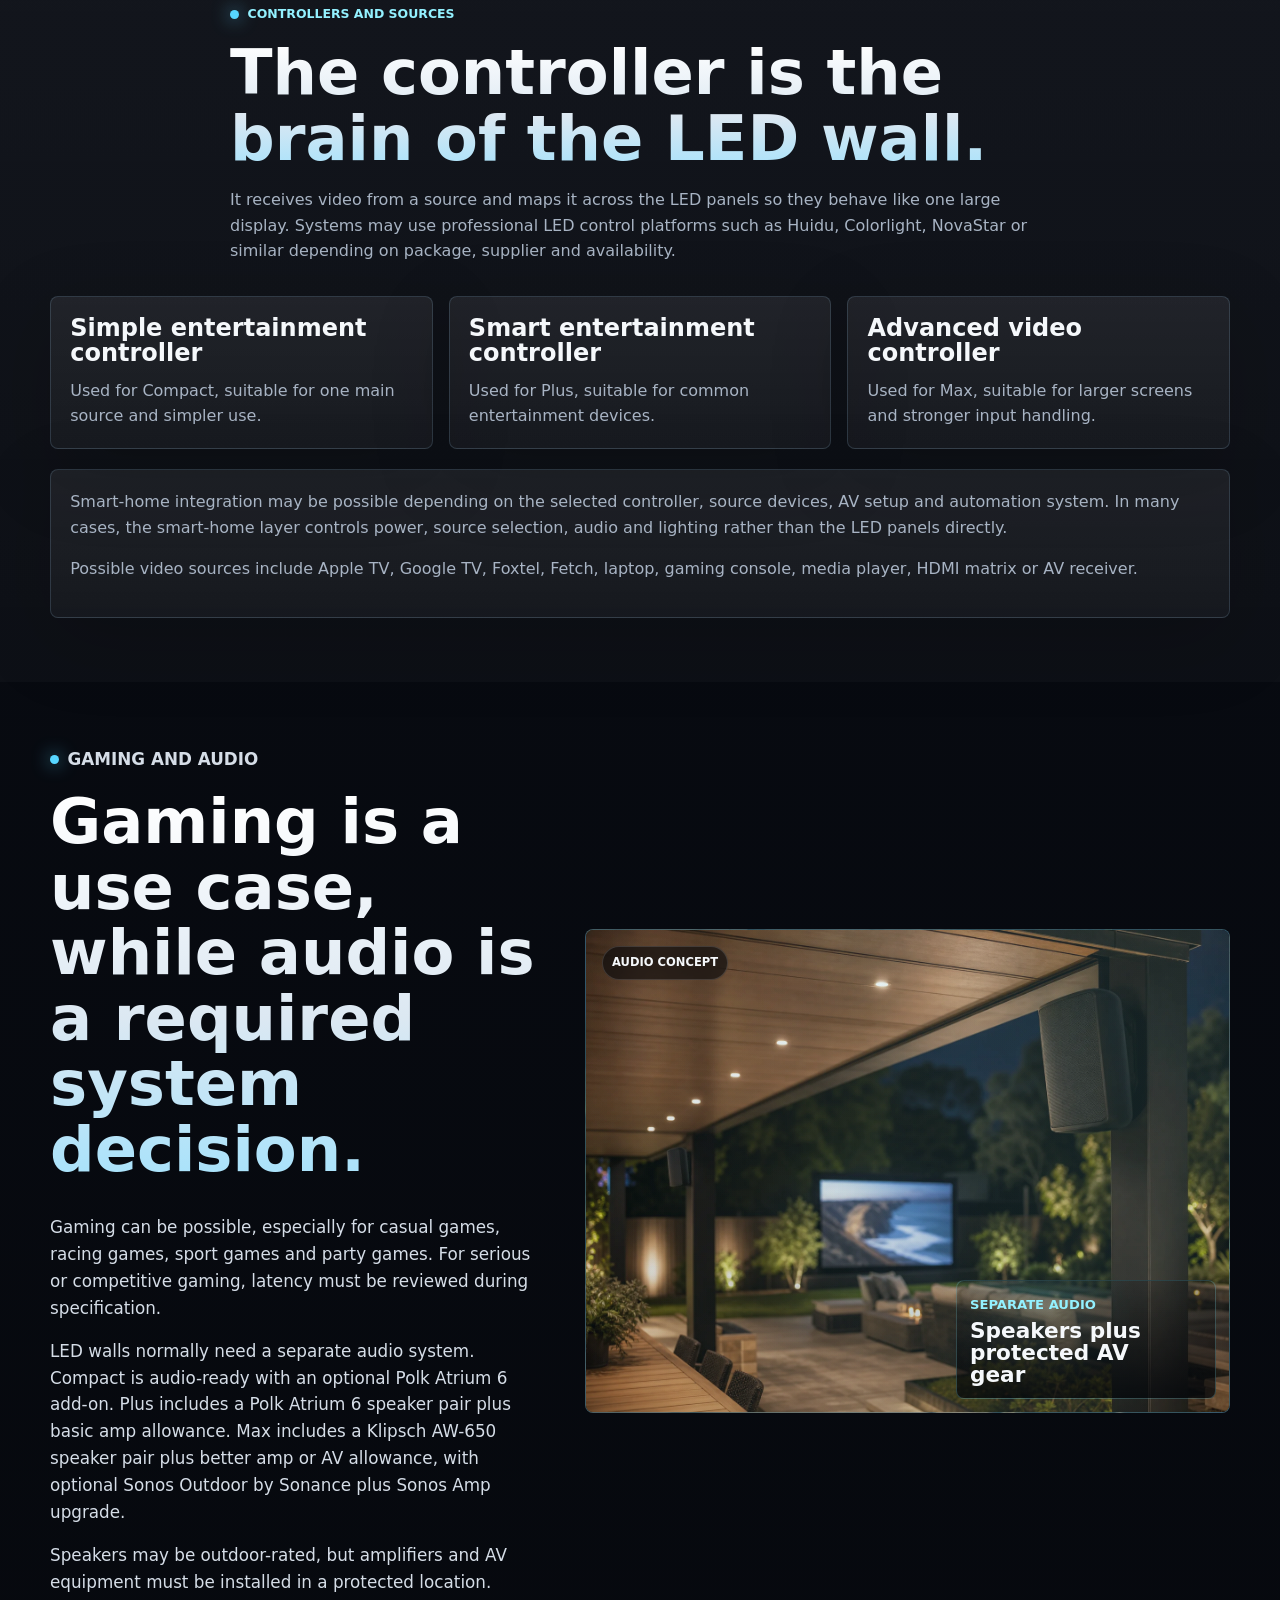
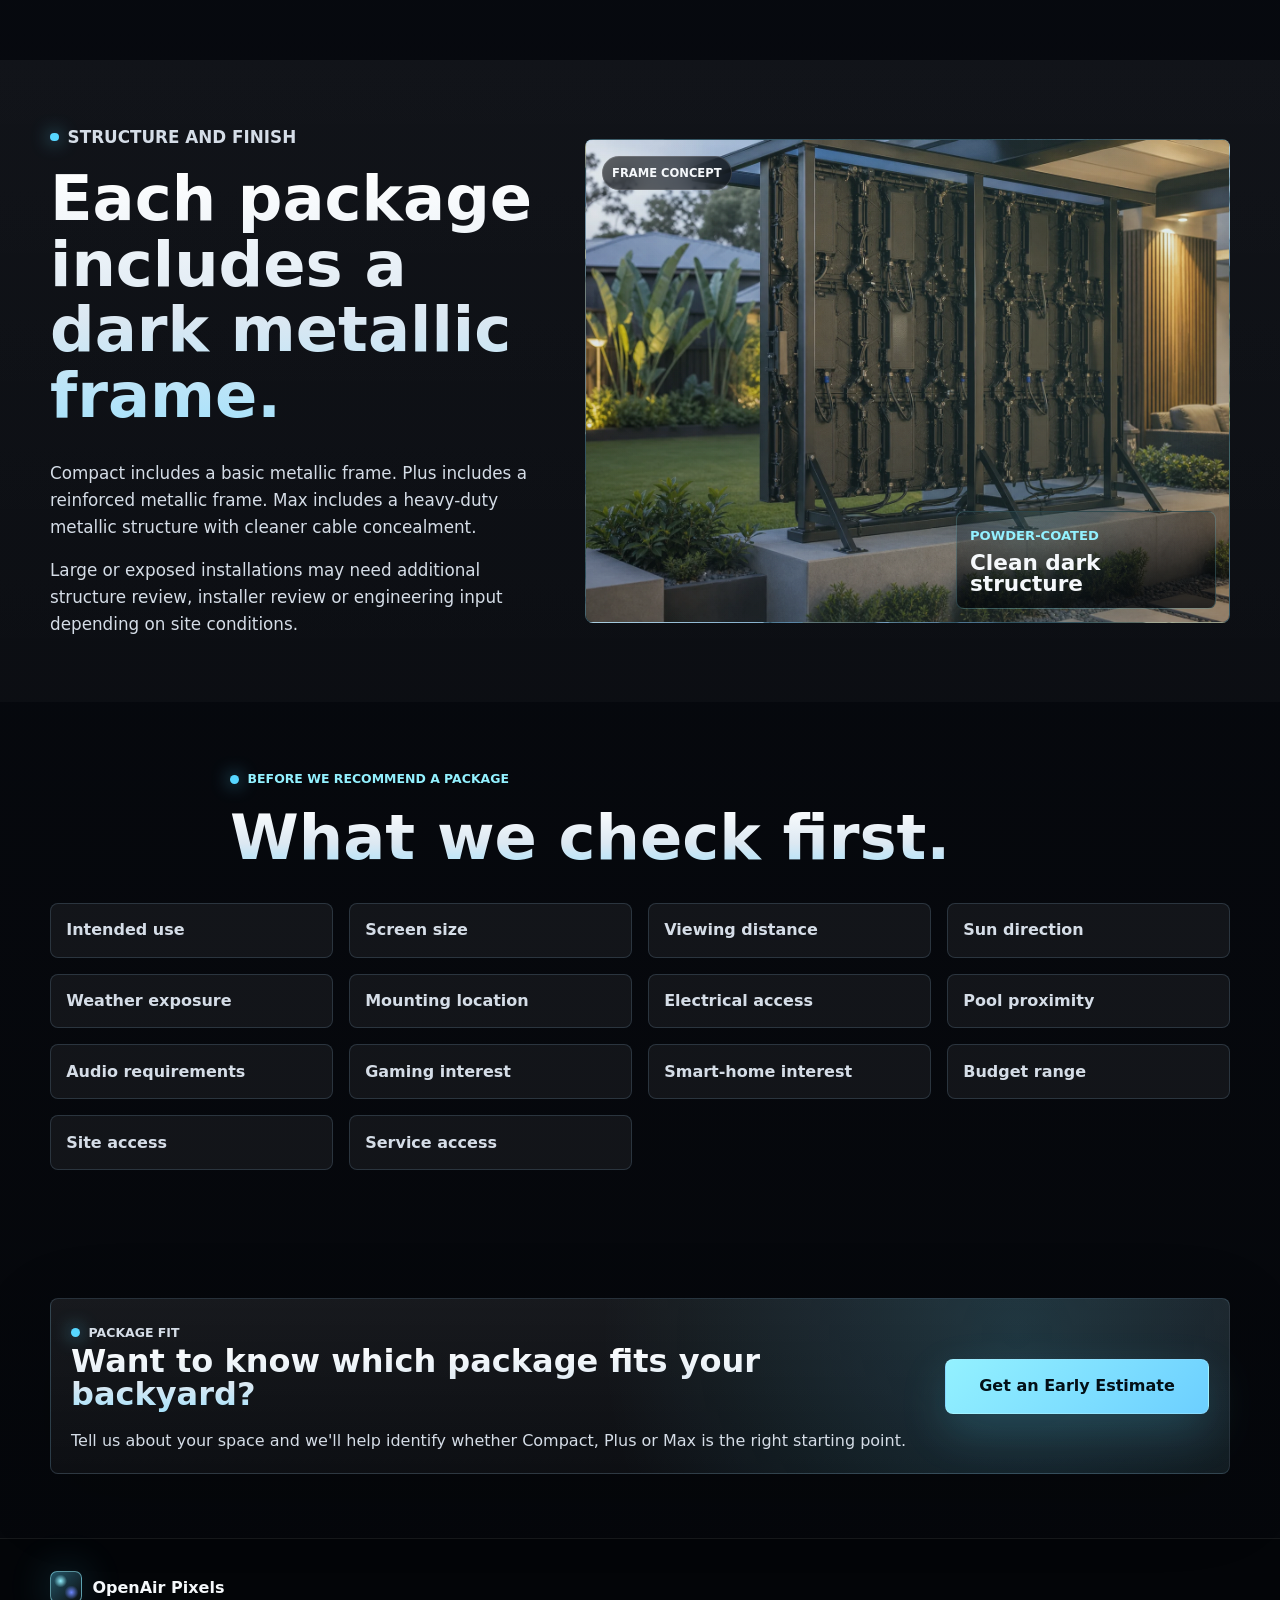
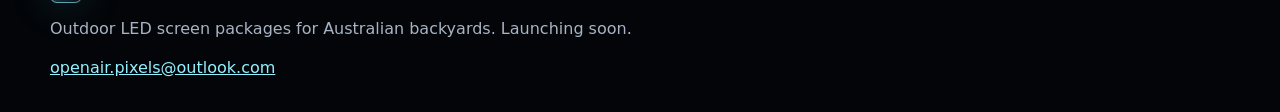
<file: how-it-works.html>
<!DOCTYPE html>
<html lang="en-AU">
<head>
  <meta charset="utf-8">
  <meta name="viewport" content="width=device-width, initial-scale=1">
  <meta name="description" content="How outdoor LED wall packages work, including LED panels, controller setup, audio, metallic frame and basic installation.">
  <title>How It Works | OpenAir Pixels</title>
  <link rel="stylesheet" href="styles.css">
</head>
<body data-page="how-it-works">
  <a class="skip-link" href="#main">Skip to content</a>
  <header class="site-header" data-header>
    <div class="container header-inner">
      <a class="brand" href="index.html"><span class="brand-mark" aria-hidden="true"></span><span>OpenAir Pixels</span></a>
      <button class="menu-toggle" type="button" aria-expanded="false" aria-controls="primary-navigation" aria-label="Open menu"><span></span><span></span><span></span></button>
      <nav class="primary-nav" id="primary-navigation" aria-label="Primary navigation">
        <a href="index.html" data-nav="home">Home</a>
        <a href="packages.html" data-nav="packages">Packages</a>
        <a href="guide.html" data-nav="guide">Buyer Guide</a>
        <a href="how-it-works.html" data-nav="how-it-works">How It Works</a>
        <a href="contact.html" data-nav="contact">Contact</a>
      </nav>
      <a class="button button-small header-cta" href="contact.html">Get an Early Estimate</a>
    </div>
  </header>

  <main id="main">
    <section class="page-hero section">
      <div class="container page-hero-grid">
        <div>
          <p class="eyebrow">How it works</p>
          <h1>How an outdoor LED wall works.</h1>
          <p class="hero-lede">From outdoor-rated LED panels to controllers, audio and basic installation, here is what goes into a premium backyard screen package.</p>
          <p class="section-intro">Final specifications depend on selected hardware, site conditions and installation requirements.</p>
          <div class="hero-actions">
            <a class="button" href="contact.html">Get an Early Estimate</a>
            <a class="button button-secondary" href="packages.html">View Packages</a>
          </div>
        </div>
        <div class="concept-media video-placeholder" style="--media-image: url('assets/media/controller-av-cabinet.webp')">
          <picture class="media-picture">
            <source srcset="assets/media/controller-av-cabinet.webp" type="image/webp">
            <img src="assets/media/controller-av-cabinet.webp" width="1200" height="900" alt="Protected AV cabinet with controller and cabling" loading="lazy" decoding="async">
          </picture>
          <span class="media-tag">System preview</span>
          <div class="mock-screen"><span>Panels to controller</span><strong>One large display</strong></div>
        </div>
      </div>
    </section>

    <section class="section" data-reveal>
      <div class="container section-heading">
        <p class="eyebrow">The complete package</p>
        <h2>A backyard LED wall is not only panels.</h2>
      </div>
      <div class="container feature-grid">
        <article><h3>LED panels or cabinets</h3><p>Modules combine to form one large screen.</p></article>
        <article><h3>Metallic support frame</h3><p>Black or dark powder-coated finish, subject to site review.</p></article>
        <article><h3>Video controller</h3><p>The brain that maps video across the LED panels.</p></article>
        <article><h3>Media source</h3><p>Apple TV, Google TV, laptop, console, media player or AV receiver.</p></article>
        <article><h3>Audio system</h3><p>LED walls normally need separate outdoor audio.</p></article>
        <article><h3>Basic installation</h3><p>Electrical and data cabling, weather-protected equipment location, handover and support.</p></article>
      </div>
    </section>

    <section class="section alt-section" data-reveal>
      <div class="container split-layout how-media-row">
        <div class="rich-copy how-copy">
          <p class="eyebrow">Outdoor LED panels</p>
          <h2>Screen size and pixel pitch are selected by package.</h2>
          <p>Panels combine to form one large screen. Pixel pitch affects sharpness and viewing distance. Outdoor panels can be specified with IP-rated weather protection, and modules can be serviced or replaced depending on supplier and cabinet type.</p>
          <p>Compact starts with P5 outdoor LED, with P4.81 upgrade available. Plus uses P4.81 or P4 outdoor LED. Max uses P4 outdoor LED, with P3.91 upgrade available depending on viewing distance and budget.</p>
        </div>
        <div class="concept-media image-placeholder compact-media" style="--media-image: url('assets/media/modular-led-panel-closeup.webp')">
          <picture class="media-picture">
            <source srcset="assets/media/modular-led-panel-closeup.webp" type="image/webp">
            <img src="assets/media/modular-led-panel-closeup.webp" width="1200" height="900" alt="Modular outdoor LED panel close-up" loading="lazy" decoding="async">
          </picture>
          <span class="media-tag">Panel detail</span>
          <div class="mock-screen"><span>Modular panels</span><strong>Cabinets build one wall</strong></div>
        </div>
      </div>
    </section>

    <section class="section" data-reveal>
      <div class="container split-layout how-media-row">
        <div class="rich-copy how-copy">
          <p class="eyebrow">Weather resistance and IP ratings</p>
          <h2>Outdoor-rated does not mean careless installation.</h2>
          <p>Outdoor-rated panels can be specified with IP-rated protection for rain and dust. Final suitability depends on selected hardware, exposure, structure and installation method.</p>
        </div>
        <div class="concept-media image-placeholder compact-media" style="--media-image: url('assets/media/ip65-weather-cabinet.webp')">
          <picture class="media-picture">
            <source srcset="assets/media/ip65-weather-cabinet.webp" type="image/webp">
            <img src="assets/media/ip65-weather-cabinet.webp" width="1200" height="900" alt="Weather-resistant LED cabinet detail" loading="lazy" decoding="async">
          </picture>
          <span class="media-tag">Cabinet detail</span>
          <div class="mock-screen"><span>Outdoor-rated</span><strong>Protection still needs planning</strong></div>
        </div>
      </div>
      <div class="container feature-grid how-feature-grid">
        <article><h3>Target panel class</h3><p>These packages target IP65 panel or cabinet class where suitable.</p></article>
        <article><h3>What IP means</h3><p>The first digit relates to dust and solids. The second digit relates to water.</p></article>
        <article><h3>Site planning still matters</h3><p>Drainage, ventilation, cable paths, power, service access and weather exposure need review.</p></article>
      </div>
    </section>

    <section class="section alt-section" data-reveal>
      <div class="container section-heading">
        <p class="eyebrow">Controllers and sources</p>
        <h2>The controller is the brain of the LED wall.</h2>
        <p>It receives video from a source and maps it across the LED panels so they behave like one large display. Systems may use professional LED control platforms such as Huidu, Colorlight, NovaStar or similar depending on package, supplier and availability.</p>
      </div>
      <div class="container feature-grid">
        <article><h3>Simple entertainment controller</h3><p>Used for Compact, suitable for one main source and simpler use.</p></article>
        <article><h3>Smart entertainment controller</h3><p>Used for Plus, suitable for common entertainment devices.</p></article>
        <article><h3>Advanced video controller</h3><p>Used for Max, suitable for larger screens and stronger input handling.</p></article>
      </div>
      <div class="container note-panel">
        <p>Smart-home integration may be possible depending on the selected controller, source devices, AV setup and automation system. In many cases, the smart-home layer controls power, source selection, audio and lighting rather than the LED panels directly.</p>
        <p>Possible video sources include Apple TV, Google TV, Foxtel, Fetch, laptop, gaming console, media player, HDMI matrix or AV receiver.</p>
      </div>
    </section>

    <section class="section" data-reveal>
      <div class="container split-layout how-media-row">
        <div class="rich-copy how-copy">
          <p class="eyebrow">Gaming and audio</p>
          <h2>Gaming is a use case, while audio is a required system decision.</h2>
          <p>Gaming can be possible, especially for casual games, racing games, sport games and party games. For serious or competitive gaming, latency must be reviewed during specification.</p>
          <p>LED walls normally need a separate audio system. Compact is audio-ready with an optional Polk Atrium 6 add-on. Plus includes a Polk Atrium 6 speaker pair plus basic amp allowance. Max includes a Klipsch AW-650 speaker pair plus better amp or AV allowance, with optional Sonos Outdoor by Sonance plus Sonos Amp upgrade.</p>
          <p>Speakers may be outdoor-rated, but amplifiers and AV equipment must be installed in a protected location.</p>
        </div>
        <div class="concept-media image-placeholder compact-media" style="--media-image: url('assets/media/outdoor-audio-speakers.webp')">
          <picture class="media-picture">
            <source srcset="assets/media/outdoor-audio-speakers.webp" type="image/webp">
            <img src="assets/media/outdoor-audio-speakers.webp" width="1200" height="900" alt="Outdoor speaker setup near alfresco area" loading="lazy" decoding="async">
          </picture>
          <span class="media-tag">Audio concept</span>
          <div class="mock-screen"><span>Separate audio</span><strong>Speakers plus protected AV gear</strong></div>
        </div>
      </div>
    </section>

    <section class="section alt-section" data-reveal>
      <div class="container split-layout how-media-row">
        <div class="rich-copy how-copy">
          <p class="eyebrow">Structure and finish</p>
          <h2>Each package includes a dark metallic frame.</h2>
          <p>Compact includes a basic metallic frame. Plus includes a reinforced metallic frame. Max includes a heavy-duty metallic structure with cleaner cable concealment.</p>
          <p>Large or exposed installations may need additional structure review, installer review or engineering input depending on site conditions.</p>
        </div>
        <div class="concept-media image-placeholder compact-media" style="--media-image: url('assets/media/metal-frame-installation.webp')">
          <picture class="media-picture">
            <source srcset="assets/media/metal-frame-installation.webp" type="image/webp">
            <img src="assets/media/metal-frame-installation.webp" width="1200" height="900" alt="Black powder-coated metal frame supporting LED screen" loading="lazy" decoding="async">
          </picture>
          <span class="media-tag">Frame concept</span>
          <div class="mock-screen"><span>Powder-coated</span><strong>Clean dark structure</strong></div>
        </div>
      </div>
    </section>

    <section class="section" data-reveal>
      <div class="container section-heading">
        <p class="eyebrow">Before we recommend a package</p>
        <h2>What we check first.</h2>
      </div>
      <div class="container checklist-grid">
        <span>Intended use</span><span>Screen size</span><span>Viewing distance</span><span>Sun direction</span><span>Weather exposure</span><span>Mounting location</span><span>Electrical access</span><span>Pool proximity</span><span>Audio requirements</span><span>Gaming interest</span><span>Smart-home interest</span><span>Budget range</span><span>Site access</span><span>Service access</span>
      </div>
    </section>

    <section class="section final-cta">
      <div class="container cta-panel">
        <div>
          <p class="eyebrow">Package fit</p>
          <h2>Want to know which package fits your backyard?</h2>
          <p>Tell us about your space and we'll help identify whether Compact, Plus or Max is the right starting point.</p>
        </div>
        <a class="button" href="contact.html">Get an Early Estimate</a>
      </div>
    </section>
  </main>

  <footer class="site-footer">
    <div class="container footer-inner">
      <a class="brand" href="index.html"><span class="brand-mark" aria-hidden="true"></span><span>OpenAir Pixels</span></a>
      <p>Outdoor LED screen packages for Australian backyards. Launching soon.</p>
      <a href="mailto:openair.pixels@outlook.com">openair.pixels@outlook.com</a>
    </div>
  </footer>
  <script src="script.js"></script>
</body>
</html>
</file>
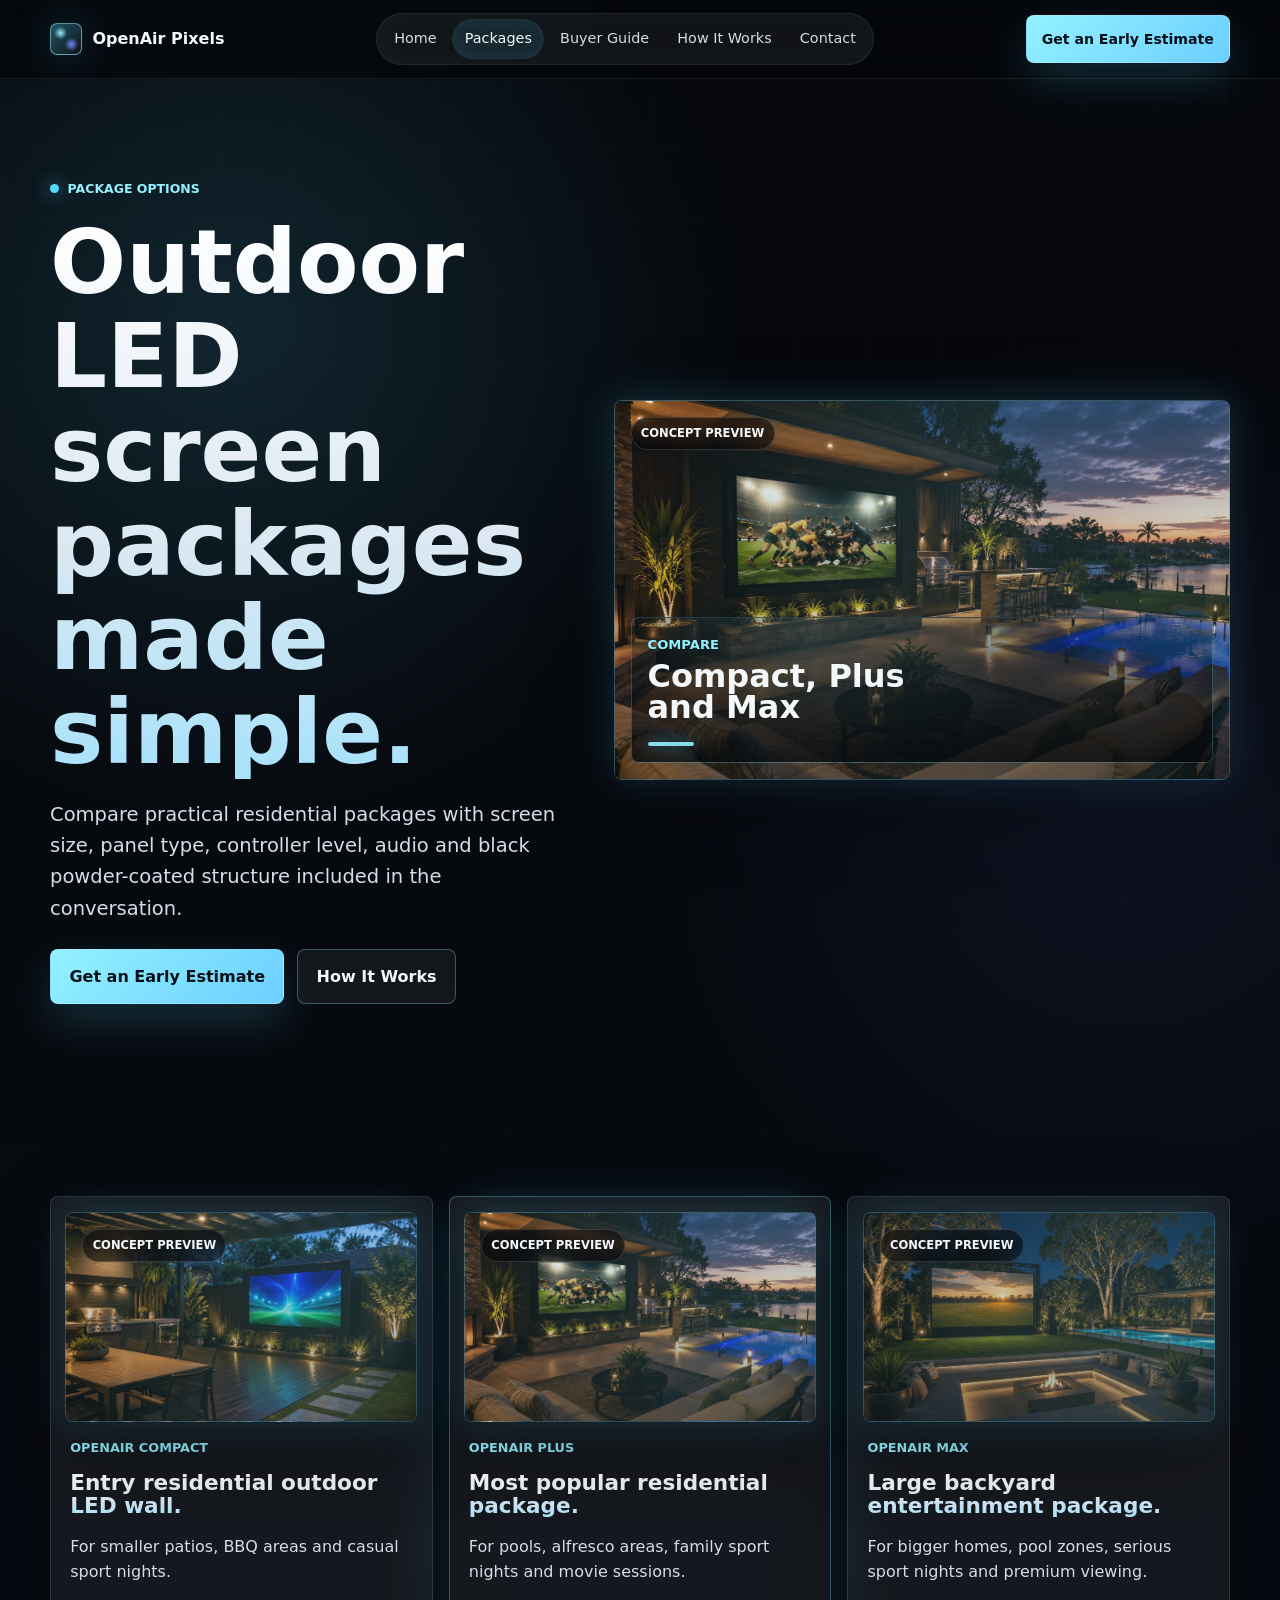
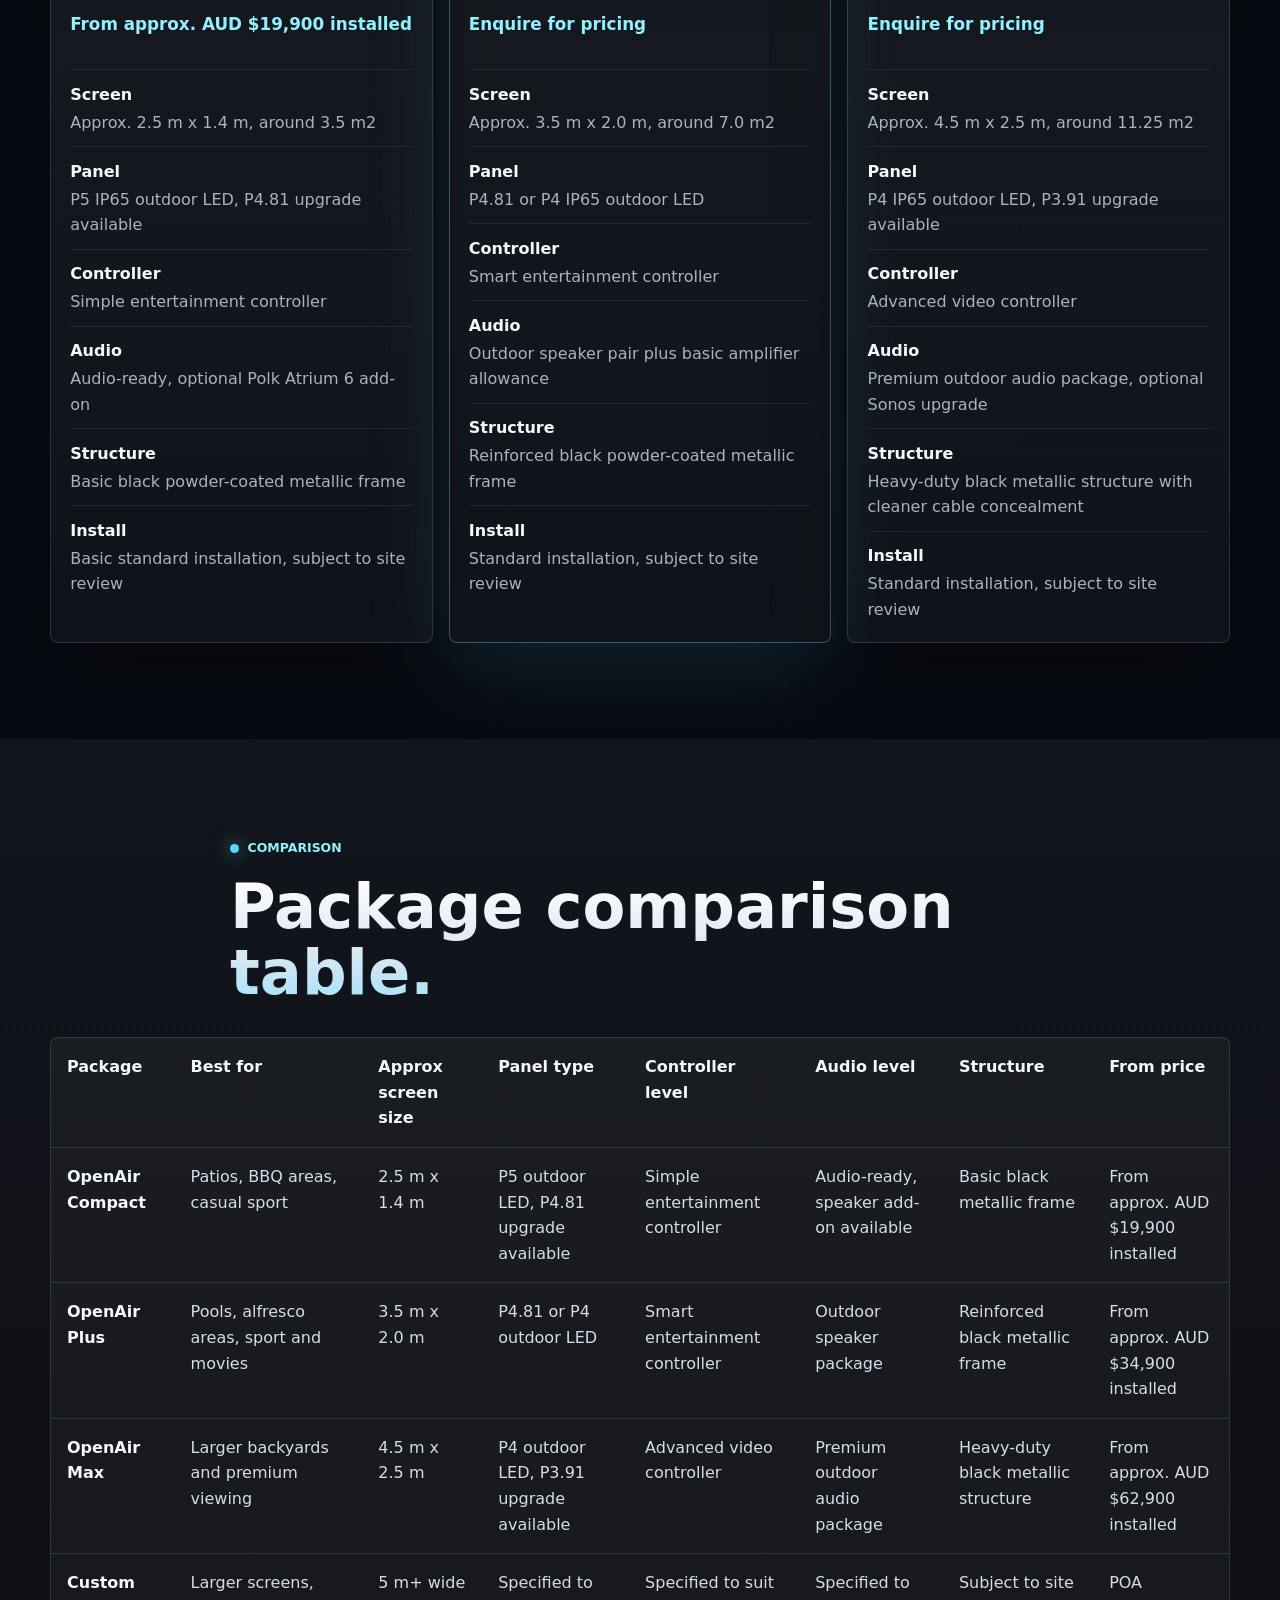
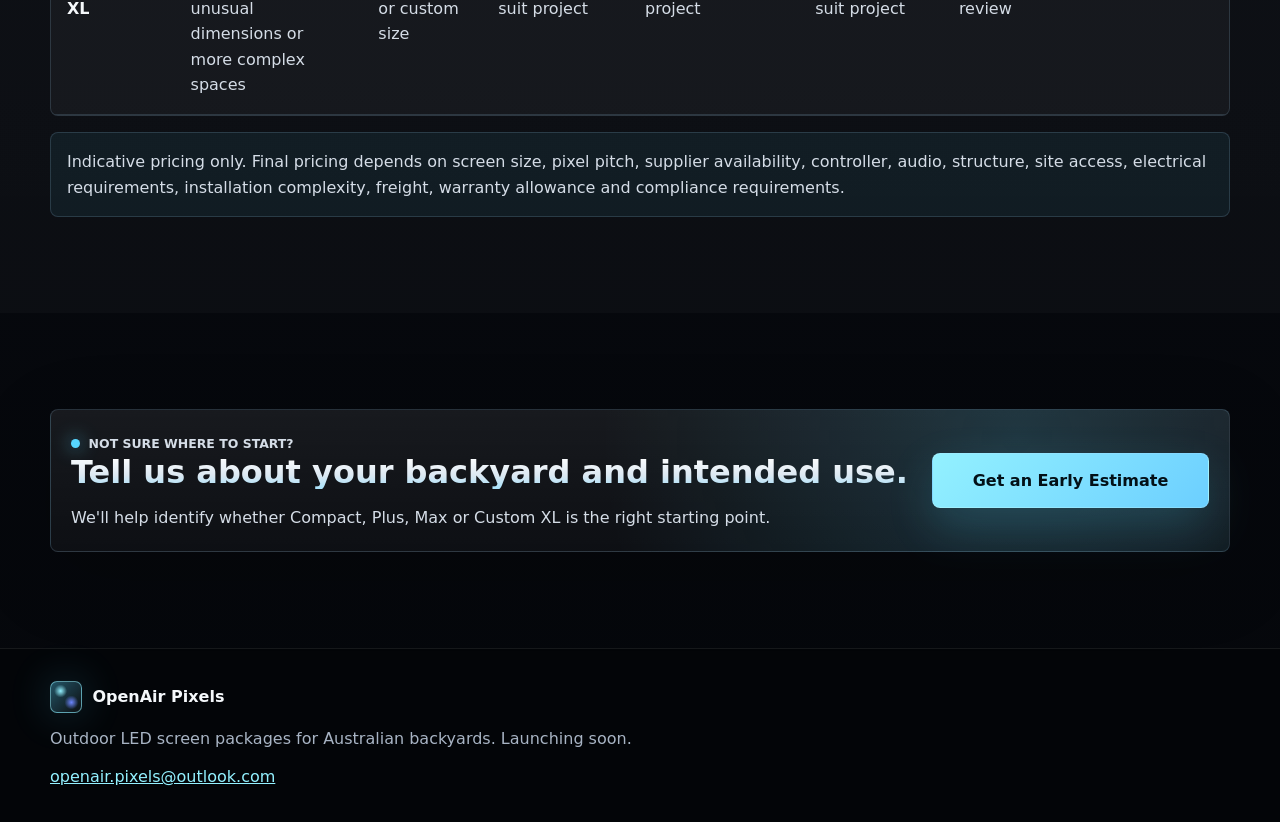
<file: packages.html>
<!DOCTYPE html>
<html lang="en-AU">
<head>
  <meta charset="utf-8">
  <meta name="viewport" content="width=device-width, initial-scale=1">
  <meta name="description" content="Compare OpenAir Pixels outdoor LED screen packages for Australian homes, patios, pools and alfresco areas.">
  <title>Packages | OpenAir Pixels</title>
  <link rel="stylesheet" href="styles.css">
</head>
<body data-page="packages">
  <a class="skip-link" href="#main">Skip to content</a>
  <header class="site-header" data-header>
    <div class="container header-inner">
      <a class="brand" href="index.html"><span class="brand-mark" aria-hidden="true"></span><span>OpenAir Pixels</span></a>
      <button class="menu-toggle" type="button" aria-expanded="false" aria-controls="primary-navigation" aria-label="Open menu"><span></span><span></span><span></span></button>
      <nav class="primary-nav" id="primary-navigation" aria-label="Primary navigation">
        <a href="index.html" data-nav="home">Home</a>
        <a href="packages.html" data-nav="packages">Packages</a>
        <a href="guide.html" data-nav="guide">Buyer Guide</a>
        <a href="how-it-works.html" data-nav="how-it-works">How It Works</a>
        <a href="contact.html" data-nav="contact">Contact</a>
      </nav>
      <a class="button button-small header-cta" href="contact.html">Get an Early Estimate</a>
    </div>
  </header>

  <main id="main">
    <section class="page-hero section">
      <div class="container page-hero-grid">
        <div>
          <p class="eyebrow">Package options</p>
          <h1>Outdoor LED screen packages made simple.</h1>
          <p class="hero-lede">Compare practical residential packages with screen size, panel type, controller level, audio and black powder-coated structure included in the conversation.</p>
          <div class="hero-actions">
            <a class="button" href="contact.html">Get an Early Estimate</a>
            <a class="button button-secondary" href="how-it-works.html">How It Works</a>
          </div>
        </div>
        <div class="concept-media video-placeholder" style="--media-image: url('assets/media/openair-plus-poolside.webp')">
          <picture class="media-picture">
            <source srcset="assets/media/openair-plus-poolside.webp" type="image/webp">
            <img src="assets/media/openair-plus-poolside.webp" width="1600" height="900" alt="Poolside outdoor LED screen package with alfresco seating" loading="lazy" decoding="async">
          </picture>
          <span class="media-tag">Concept preview</span>
          <div class="mock-screen"><span>Compare</span><strong>Compact, Plus and Max</strong></div>
        </div>
      </div>
    </section>

    <section class="section" data-reveal>
      <div class="container package-detail-grid">
        <article class="package-card">
          <div class="concept-media image-placeholder package-media" style="--media-image: url('assets/media/openair-compact-patio.webp')">
            <picture class="media-picture">
              <source srcset="assets/media/openair-compact-patio.webp" type="image/webp">
              <img src="assets/media/openair-compact-patio.webp" width="1600" height="900" alt="Compact patio LED screen package near BBQ area" loading="lazy" decoding="async">
            </picture>
            <span class="media-tag">Concept preview</span>
          </div>
          <span class="package-topline">OpenAir Compact</span>
          <h2>Entry residential outdoor LED wall.</h2>
          <p>For smaller patios, BBQ areas and casual sport nights.</p>
          <div class="price">From approx. AUD $19,900 installed</div>
          <dl class="spec-dl">
            <div><dt>Screen</dt><dd>Approx. 2.5 m x 1.4 m, around 3.5 m2</dd></div>
            <div><dt>Panel</dt><dd>P5 IP65 outdoor LED, P4.81 upgrade available</dd></div>
            <div><dt>Controller</dt><dd>Simple entertainment controller</dd></div>
            <div><dt>Audio</dt><dd>Audio-ready, optional Polk Atrium 6 add-on</dd></div>
            <div><dt>Structure</dt><dd>Basic black powder-coated metallic frame</dd></div>
            <div><dt>Install</dt><dd>Basic standard installation, subject to site review</dd></div>
          </dl>
        </article>

        <article class="package-card featured-package">
          <div class="concept-media image-placeholder package-media" style="--media-image: url('assets/media/openair-plus-poolside.webp')">
            <picture class="media-picture">
              <source srcset="assets/media/openair-plus-poolside.webp" type="image/webp">
              <img src="assets/media/openair-plus-poolside.webp" width="1600" height="900" alt="Poolside outdoor LED screen package with alfresco seating" loading="lazy" decoding="async">
            </picture>
            <span class="media-tag">Concept preview</span>
          </div>
          <span class="package-topline">OpenAir Plus</span>
          <h2>Most popular residential package.</h2>
          <p>For pools, alfresco areas, family sport nights and movie sessions.</p>
          <!-- <div class="price">From approx. AUD $34,900 installed</div> -->
           <div class="price">Enquire for pricing</div>
          <dl class="spec-dl">
            <div><dt>Screen</dt><dd>Approx. 3.5 m x 2.0 m, around 7.0 m2</dd></div>
            <div><dt>Panel</dt><dd>P4.81 or P4 IP65 outdoor LED</dd></div>
            <div><dt>Controller</dt><dd>Smart entertainment controller</dd></div>
            <div><dt>Audio</dt><dd>Outdoor speaker pair plus basic amplifier allowance</dd></div>
            <div><dt>Structure</dt><dd>Reinforced black powder-coated metallic frame</dd></div>
            <div><dt>Install</dt><dd>Standard installation, subject to site review</dd></div>
          </dl>
        </article>

        <article class="package-card">
          <div class="concept-media image-placeholder package-media" style="--media-image: url('assets/media/openair-max-large-backyard.webp')">
            <picture class="media-picture">
              <source srcset="assets/media/openair-max-large-backyard.webp" type="image/webp">
              <img src="assets/media/openair-max-large-backyard.webp" width="1600" height="900" alt="Large backyard LED screen with fire pit and outdoor speakers" loading="lazy" decoding="async">
            </picture>
            <span class="media-tag">Concept preview</span>
          </div>
          <span class="package-topline">OpenAir Max</span>
          <h2>Large backyard entertainment package.</h2>
          <p>For bigger homes, pool zones, serious sport nights and premium viewing.</p>
          <!-- <div class="price">From approx. AUD $62,900 installed</div> -->
           <div class="price">Enquire for pricing</div>
          <dl class="spec-dl">
            <div><dt>Screen</dt><dd>Approx. 4.5 m x 2.5 m, around 11.25 m2</dd></div>
            <div><dt>Panel</dt><dd>P4 IP65 outdoor LED, P3.91 upgrade available</dd></div>
            <div><dt>Controller</dt><dd>Advanced video controller</dd></div>
            <div><dt>Audio</dt><dd>Premium outdoor audio package, optional Sonos upgrade</dd></div>
            <div><dt>Structure</dt><dd>Heavy-duty black metallic structure with cleaner cable concealment</dd></div>
            <div><dt>Install</dt><dd>Standard installation, subject to site review</dd></div>
          </dl>
        </article>
      </div>
    </section>

    <section class="section alt-section" data-reveal>
      <div class="container section-heading">
        <p class="eyebrow">Comparison</p>
        <h2>Package comparison table.</h2>
      </div>
      <div class="container table-wrap">
        <table>
          <thead>
            <tr>
              <th>Package</th>
              <th>Best for</th>
              <th>Approx screen size</th>
              <th>Panel type</th>
              <th>Controller level</th>
              <th>Audio level</th>
              <th>Structure</th>
              <th>From price</th>
            </tr>
          </thead>
          <tbody>
            <tr>
              <th>OpenAir Compact</th>
              <td>Patios, BBQ areas, casual sport</td>
              <td>2.5 m x 1.4 m</td>
              <td>P5 outdoor LED, P4.81 upgrade available</td>
              <td>Simple entertainment controller</td>
              <td>Audio-ready, speaker add-on available</td>
              <td>Basic black metallic frame</td>
              <td>From approx. AUD $19,900 installed</td>
            </tr>
            <tr>
              <th>OpenAir Plus</th>
              <td>Pools, alfresco areas, sport and movies</td>
              <td>3.5 m x 2.0 m</td>
              <td>P4.81 or P4 outdoor LED</td>
              <td>Smart entertainment controller</td>
              <td>Outdoor speaker package</td>
              <td>Reinforced black metallic frame</td>
              <td>From approx. AUD $34,900 installed</td>
            </tr>
            <tr>
              <th>OpenAir Max</th>
              <td>Larger backyards and premium viewing</td>
              <td>4.5 m x 2.5 m</td>
              <td>P4 outdoor LED, P3.91 upgrade available</td>
              <td>Advanced video controller</td>
              <td>Premium outdoor audio package</td>
              <td>Heavy-duty black metallic structure</td>
              <td>From approx. AUD $62,900 installed</td>
            </tr>
            <tr>
              <th>Custom XL</th>
              <td>Larger screens, unusual dimensions or more complex spaces</td>
              <td>5 m+ wide or custom size</td>
              <td>Specified to suit project</td>
              <td>Specified to suit project</td>
              <td>Specified to suit project</td>
              <td>Subject to site review</td>
              <td>POA</td>
            </tr>
          </tbody>
        </table>
      </div>
      <div class="container">
        <p class="pricing-note">Indicative pricing only. Final pricing depends on screen size, pixel pitch, supplier availability, controller, audio, structure, site access, electrical requirements, installation complexity, freight, warranty allowance and compliance requirements.</p>
      </div>
    </section>

    <section class="section final-cta">
      <div class="container cta-panel">
        <div>
          <p class="eyebrow">Not sure where to start?</p>
          <h2>Tell us about your backyard and intended use.</h2>
          <p>We'll help identify whether Compact, Plus, Max or Custom XL is the right starting point.</p>
        </div>
        <a class="button" href="contact.html">Get an Early Estimate</a>
      </div>
    </section>
  </main>

  <footer class="site-footer">
    <div class="container footer-inner">
      <a class="brand" href="index.html"><span class="brand-mark" aria-hidden="true"></span><span>OpenAir Pixels</span></a>
      <p>Outdoor LED screen packages for Australian backyards. Launching soon.</p>
      <a href="mailto:openair.pixels@outlook.com">openair.pixels@outlook.com</a>
    </div>
  </footer>
  <script src="script.js"></script>
</body>
</html>
</file>
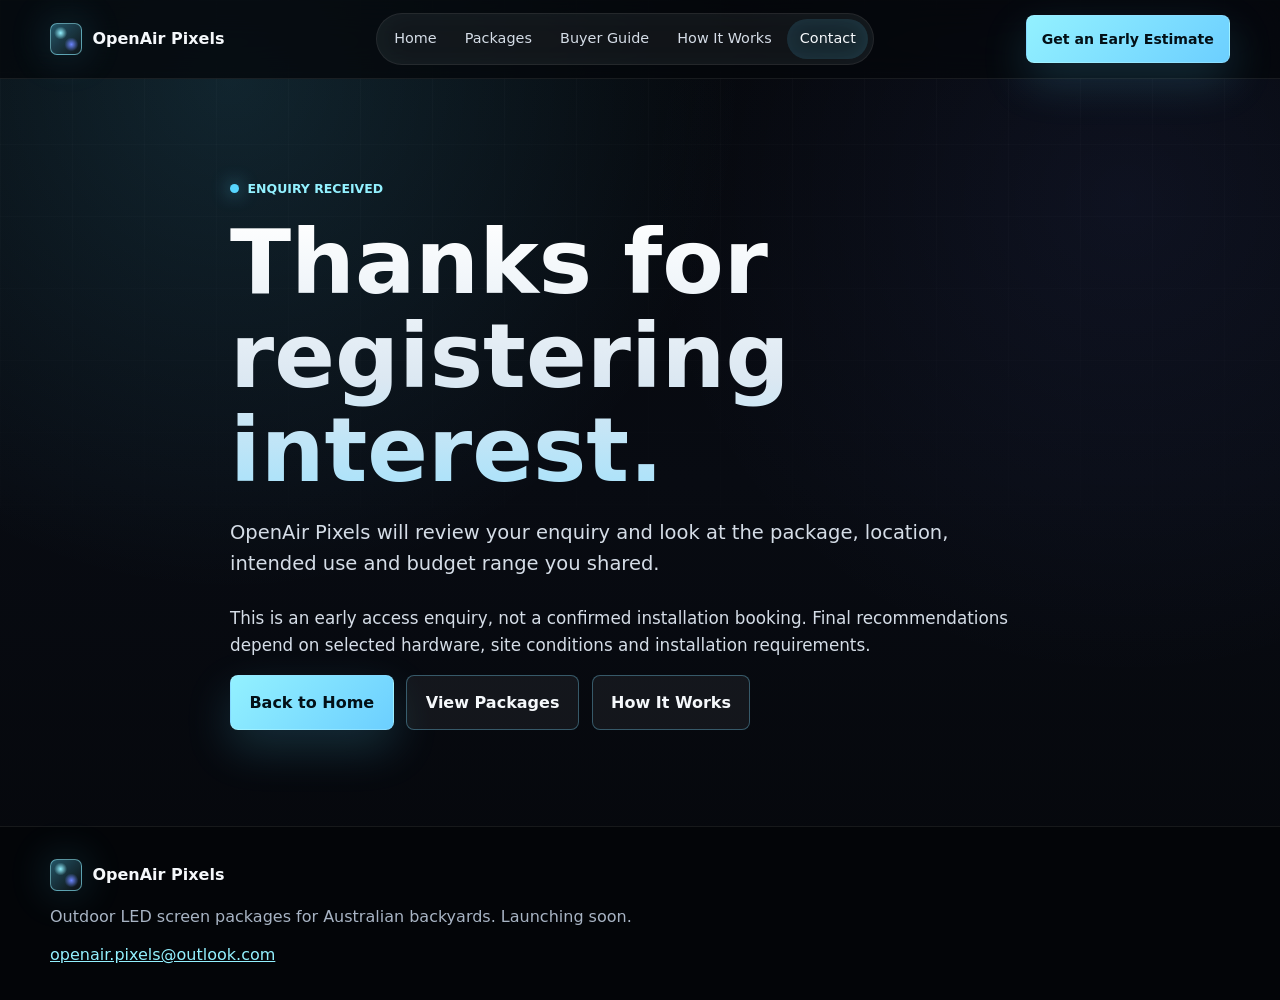
<file: thank-you.html>
<!DOCTYPE html>
<html lang="en-AU">
<head>
  <meta charset="utf-8">
  <meta name="viewport" content="width=device-width, initial-scale=1">
  <meta name="description" content="Thank you for registering interest in OpenAir Pixels.">
  <title>Thank You | OpenAir Pixels</title>
  <link rel="stylesheet" href="styles.css">
</head>
<body data-page="contact">
  <a class="skip-link" href="#main">Skip to content</a>
  <header class="site-header" data-header>
    <div class="container header-inner">
      <a class="brand" href="index.html"><span class="brand-mark" aria-hidden="true"></span><span>OpenAir Pixels</span></a>
      <button class="menu-toggle" type="button" aria-expanded="false" aria-controls="primary-navigation" aria-label="Open menu"><span></span><span></span><span></span></button>
      <nav class="primary-nav" id="primary-navigation" aria-label="Primary navigation">
        <a href="index.html" data-nav="home">Home</a>
        <a href="packages.html" data-nav="packages">Packages</a>
        <a href="guide.html" data-nav="guide">Buyer Guide</a>
        <a href="how-it-works.html" data-nav="how-it-works">How It Works</a>
        <a href="contact.html" data-nav="contact">Contact</a>
      </nav>
      <a class="button button-small header-cta" href="contact.html">Get an Early Estimate</a>
    </div>
  </header>

  <main id="main">
    <section class="page-hero section">
      <div class="container narrow">
        <p class="eyebrow">Enquiry received</p>
        <h1>Thanks for registering interest.</h1>
        <p class="hero-lede">OpenAir Pixels will review your enquiry and look at the package, location, intended use and budget range you shared.</p>
        <p class="section-intro">This is an early access enquiry, not a confirmed installation booking. Final recommendations depend on selected hardware, site conditions and installation requirements.</p>
        <div class="hero-actions">
          <a class="button" href="index.html">Back to Home</a>
          <a class="button button-secondary" href="packages.html">View Packages</a>
          <a class="button button-secondary" href="how-it-works.html">How It Works</a>
        </div>
      </div>
    </section>
  </main>

  <footer class="site-footer">
    <div class="container footer-inner">
      <a class="brand" href="index.html"><span class="brand-mark" aria-hidden="true"></span><span>OpenAir Pixels</span></a>
      <p>Outdoor LED screen packages for Australian backyards. Launching soon.</p>
      <a href="mailto:openair.pixels@outlook.com">openair.pixels@outlook.com</a>
    </div>
  </footer>
  <script src="script.js"></script>
</body>
</html>
</file>
<file: styles.css>
:root {
  --bg: #05070b;
  --bg-soft: #0a1018;
  --card: rgba(15, 24, 36, 0.78);
  --card-strong: rgba(21, 32, 48, 0.94);
  --border: rgba(170, 217, 255, 0.16);
  --border-strong: rgba(125, 220, 255, 0.34);
  --text: #f5f8fb;
  --muted: #a8b4c4;
  --muted-strong: #d5dde7;
  --accent: #57d6ff;
  --accent-strong: #93f1ff;
  --accent-soft: rgba(87, 214, 255, 0.14);
  --danger: #ff9a9a;
  --shadow: 0 24px 80px rgba(0, 0, 0, 0.34);
  --glow: 0 0 42px rgba(87, 214, 255, 0.22);
  --radius: 8px;
  --max-width: 1180px;
  --header-height: 78px;
  --font: Inter, ui-sans-serif, system-ui, -apple-system, BlinkMacSystemFont, "Segoe UI", Roboto, Arial, sans-serif;
}

* {
  box-sizing: border-box;
}

html {
  scroll-behavior: smooth;
  scroll-padding-top: calc(var(--header-height) + 18px);
}

body {
  min-width: 320px;
  margin: 0;
  color: var(--text);
  background:
    radial-gradient(circle at 18% 8%, rgba(87, 214, 255, 0.14), transparent 32rem),
    radial-gradient(circle at 88% 20%, rgba(110, 130, 255, 0.08), transparent 30rem),
    linear-gradient(180deg, #05070b 0%, #080b12 48%, #05070b 100%);
  font-family: var(--font);
  line-height: 1.6;
}

body.menu-open {
  overflow: hidden;
}

body::before {
  position: fixed;
  inset: 0;
  z-index: -1;
  pointer-events: none;
  content: "";
  background-image:
    linear-gradient(rgba(255, 255, 255, 0.025) 1px, transparent 1px),
    linear-gradient(90deg, rgba(255, 255, 255, 0.025) 1px, transparent 1px);
  background-size: 72px 72px;
  mask-image: linear-gradient(to bottom, rgba(0, 0, 0, 0.9), transparent 78%);
}

img,
svg {
  display: block;
  max-width: 100%;
}

a {
  color: inherit;
}

button,
input,
select,
textarea {
  font: inherit;
}

button {
  border: 0;
}

h1,
h2,
h3,
p {
  margin-top: 0;
}

h1,
h2,
h3 {
  line-height: 1.05;
  letter-spacing: 0;
}

h1 {
  max-width: 900px;
  margin-bottom: 1.25rem;
  font-size: 3rem;
}

h2 {
  margin-bottom: 1rem;
  font-size: 2.15rem;
}

h1,
h2 {
  color: transparent;
  background: linear-gradient(180deg, #ffffff 0%, #dce8f2 58%, #8edfff 120%);
  -webkit-background-clip: text;
  background-clip: text;
}

h3 {
  margin-bottom: 0.7rem;
  font-size: 1.28rem;
}

p {
  color: var(--muted);
}

ul {
  padding-left: 1.15rem;
}

li + li {
  margin-top: 0.42rem;
}

table {
  width: 100%;
  border-collapse: collapse;
}

th,
td {
  padding: 1rem;
  color: var(--muted-strong);
  text-align: left;
  vertical-align: top;
  border-bottom: 1px solid var(--border);
}

th {
  color: var(--text);
  font-weight: 800;
}

.container {
  width: min(100% - 2rem, var(--max-width));
  margin-inline: auto;
}

.narrow {
  max-width: 820px;
}

.section {
  position: relative;
  padding: 4.5rem 0;
}

.compact-section {
  padding-top: 2.5rem;
}

.skip-link {
  position: fixed;
  top: 0.85rem;
  left: 0.85rem;
  z-index: 100;
  padding: 0.75rem 1rem;
  color: #051018;
  background: var(--accent-strong);
  border-radius: var(--radius);
  transform: translateY(-150%);
  transition: transform 180ms ease;
}

.skip-link:focus {
  transform: translateY(0);
}

:focus-visible {
  outline: 3px solid rgba(147, 241, 255, 0.78);
  outline-offset: 3px;
}

.site-header {
  position: sticky;
  top: 0;
  z-index: 50;
  min-height: var(--header-height);
  background: rgba(5, 7, 11, 0.76);
  border-bottom: 1px solid rgba(255, 255, 255, 0.08);
  backdrop-filter: blur(18px);
}

.header-inner {
  display: flex;
  align-items: center;
  justify-content: space-between;
  gap: 1rem;
  min-height: var(--header-height);
}

.brand {
  display: inline-flex;
  align-items: center;
  gap: 0.65rem;
  color: var(--text);
  font-size: 1rem;
  font-weight: 800;
  text-decoration: none;
  white-space: nowrap;
}

.brand-mark {
  width: 2rem;
  height: 2rem;
  background:
    radial-gradient(circle at 32% 30%, var(--accent-strong), transparent 22%),
    radial-gradient(circle at 68% 68%, #6d86ff, transparent 24%),
    linear-gradient(135deg, rgba(87, 214, 255, 0.38), rgba(255, 255, 255, 0.04));
  border: 1px solid rgba(147, 241, 255, 0.55);
  border-radius: 7px;
  box-shadow: var(--glow);
}

.primary-nav {
  display: none;
  align-items: center;
  gap: 0.2rem;
  padding: 0.28rem;
  background: rgba(255, 255, 255, 0.055);
  border: 1px solid rgba(255, 255, 255, 0.08);
  border-radius: 999px;
  box-shadow: inset 0 0 28px rgba(147, 241, 255, 0.035);
}

.primary-nav a {
  color: var(--muted-strong);
  font-size: 0.9rem;
  text-decoration: none;
  padding: 0.55rem 0.78rem;
  border-radius: 999px;
  transition: color 180ms ease, background 180ms ease, box-shadow 180ms ease;
}

.primary-nav a:hover,
.primary-nav a:focus-visible,
.primary-nav a[aria-current="page"] {
  color: var(--text);
  background: rgba(87, 214, 255, 0.1);
  box-shadow: inset 0 0 18px rgba(87, 214, 255, 0.08);
}

.header-cta {
  display: none;
}

.menu-toggle {
  display: inline-flex;
  flex-direction: column;
  justify-content: center;
  gap: 5px;
  width: 44px;
  height: 44px;
  color: var(--text);
  background: rgba(255, 255, 255, 0.06);
  border: 1px solid var(--border);
  border-radius: var(--radius);
  cursor: pointer;
}

.menu-toggle span {
  display: block;
  width: 18px;
  height: 2px;
  margin-inline: auto;
  background: currentColor;
  border-radius: 999px;
  transition: transform 180ms ease, opacity 180ms ease;
}

.menu-toggle[aria-expanded="true"] span:nth-child(1) {
  transform: translateY(7px) rotate(45deg);
}

.menu-toggle[aria-expanded="true"] span:nth-child(2) {
  opacity: 0;
}

.menu-toggle[aria-expanded="true"] span:nth-child(3) {
  transform: translateY(-7px) rotate(-45deg);
}

.button {
  display: inline-flex;
  align-items: center;
  justify-content: center;
  min-height: 48px;
  padding: 0.85rem 1.15rem;
  color: #031017;
  font-weight: 800;
  text-align: center;
  text-decoration: none;
  background: linear-gradient(135deg, var(--accent-strong), #6ccfff);
  border: 1px solid rgba(255, 255, 255, 0.14);
  border-radius: var(--radius);
  box-shadow: 0 18px 46px rgba(87, 214, 255, 0.18);
  cursor: pointer;
  transition: transform 180ms ease, box-shadow 180ms ease;
}

.button:hover,
.button:focus-visible {
  transform: translateY(-1px);
  box-shadow: 0 22px 54px rgba(87, 214, 255, 0.28);
}

.button-secondary {
  color: var(--text);
  background: rgba(255, 255, 255, 0.055);
  border-color: var(--border-strong);
  box-shadow: none;
}

.button-small {
  min-height: 42px;
  padding: 0.72rem 0.95rem;
  font-size: 0.88rem;
}

.botcheck {
  display: none;
}

.led-trail {
  position: fixed;
  inset: 0;
  z-index: 90;
  pointer-events: none;
}

.led-trail span {
  position: fixed;
  top: 0;
  left: 0;
  width: max(5px, calc(13px - var(--i) * 0.55px));
  height: max(5px, calc(13px - var(--i) * 0.55px));
  background: radial-gradient(circle, rgba(180, 248, 255, 1), rgba(87, 214, 255, 0.75) 38%, rgba(87, 214, 255, 0) 72%);
  border-radius: 999px;
  filter: blur(calc(var(--i) * 0.02px));
  box-shadow: 0 0 18px rgba(87, 214, 255, 0.62), 0 0 34px rgba(87, 214, 255, 0.18);
  opacity: 0;
  will-change: transform, opacity;
}

.hero,
.page-hero {
  overflow: hidden;
}

.hero {
  display: flex;
  align-items: center;
  min-height: calc(100svh - var(--header-height));
  padding-top: 4rem;
}

.page-hero {
  padding-top: 5rem;
}

.pixel-canvas {
  position: absolute;
  inset: 0;
  width: 100%;
  height: 100%;
  pointer-events: none;
  opacity: 0.58;
  mix-blend-mode: screen;
}

.hero-grid,
.page-hero-grid,
.split-layout,
.sport-grid,
.teaser-grid,
.form-layout {
  display: grid;
  gap: 2.4rem;
}

.hero-grid,
.page-hero-grid {
  position: relative;
  z-index: 1;
  align-items: center;
}

.eyebrow {
  display: inline-flex;
  align-items: center;
  gap: 0.55rem;
  margin-bottom: 1rem;
  color: var(--accent-strong);
  font-size: 0.78rem;
  font-weight: 800;
  text-transform: uppercase;
  letter-spacing: 0;
}

.eyebrow::before {
  width: 0.55rem;
  height: 0.55rem;
  content: "";
  background: var(--accent);
  border-radius: 999px;
  box-shadow: 0 0 18px rgba(87, 214, 255, 0.85);
}

.hero-lede {
  max-width: 760px;
  margin-bottom: 1.6rem;
  color: var(--muted-strong);
  font-size: 1.08rem;
}

.section-intro {
  color: var(--muted-strong);
  font-size: 1.05rem;
}

.launch-row,
.chip-list {
  display: flex;
  flex-wrap: wrap;
  gap: 0.7rem;
  padding: 0;
  margin: 0 0 1.6rem;
  list-style: none;
}

.launch-row span,
.chip-list li {
  padding: 0.54rem 0.72rem;
  color: var(--muted-strong);
  font-size: 0.88rem;
  background: rgba(255, 255, 255, 0.06);
  border: 1px solid var(--border);
  border-radius: 999px;
}

.hero-actions,
.section-actions {
  display: flex;
  flex-wrap: wrap;
  gap: 0.8rem;
}

.section-actions {
  margin-top: 1.5rem;
}

.section-heading {
  max-width: 820px;
  margin-bottom: 2rem;
}

.rich-copy {
  display: grid;
  gap: 1rem;
}

.rich-copy p {
  margin: 0;
  color: var(--muted-strong);
  font-size: 1.05rem;
}

.alt-section {
  background:
    linear-gradient(180deg, rgba(255, 255, 255, 0.035), rgba(255, 255, 255, 0.015)),
    rgba(255, 255, 255, 0.01);
}

.concept-media {
  --media-image: radial-gradient(circle at 48% 36%, rgba(87, 214, 255, 0.26), transparent 34%);
  position: relative;
  min-height: 300px;
  overflow: hidden;
  background-image:
    linear-gradient(180deg, rgba(5, 7, 11, 0.08), rgba(5, 7, 11, 0.78)),
    var(--media-image),
    radial-gradient(circle at 26% 24%, rgba(147, 241, 255, 0.2), transparent 28%),
    linear-gradient(135deg, rgba(7, 13, 22, 0.94), rgba(10, 21, 38, 0.96));
  background-position: center;
  background-size: auto, cover, auto, auto;
  border: 1px solid var(--border-strong);
  border-radius: var(--radius);
  box-shadow: var(--shadow), var(--glow);
}

.media-picture {
  position: absolute;
  inset: 0;
  z-index: 0;
  display: block;
}

.media-picture img {
  width: 100%;
  height: 100%;
  display: block;
  object-fit: cover;
}

.media-picture::after {
  position: absolute;
  inset: 0;
  pointer-events: none;
  content: "";
  background:
    linear-gradient(180deg, rgba(5, 7, 11, 0.02), rgba(5, 7, 11, 0.34)),
    radial-gradient(circle at 50% 0%, rgba(147, 241, 255, 0.14), transparent 34rem);
}

.media-image-failed .media-picture {
  display: none;
}

.concept-media.has-media-image::before {
  opacity: 0;
}

.concept-media.has-media-image.media-image-failed::before {
  opacity: 0.2;
}

.concept-media::before {
  position: absolute;
  inset: 0;
  z-index: 1;
  pointer-events: none;
  content: "";
  background-image: radial-gradient(circle, rgba(147, 241, 255, 0.54) 1px, transparent 1.8px);
  background-size: 11px 11px;
  opacity: 0.2;
  mix-blend-mode: screen;
}

.image-placeholder::after,
.video-placeholder::after {
  position: absolute;
  inset: 0;
  z-index: 1;
  pointer-events: none;
  content: "";
  background: linear-gradient(120deg, transparent 0%, rgba(147, 241, 255, 0.16) 45%, transparent 58%);
  background-size: 220% 100%;
  opacity: 0.7;
  animation: ledSweep 8s ease-in-out infinite;
}

.video-placeholder {
  min-height: 380px;
}

.video-placeholder .mock-screen::after {
  display: block;
  width: 46px;
  height: 4px;
  margin-top: 0.85rem;
  content: "";
  background: rgba(147, 241, 255, 0.9);
  border-radius: 999px;
  box-shadow: 0 0 18px rgba(87, 214, 255, 0.7);
}

.hero-placeholder {
  min-height: 480px;
}

.compact-media {
  min-height: 240px;
  margin-top: 0.5rem;
  box-shadow: none;
}

[data-page="how-it-works"] .page-hero .concept-media,
[data-page="how-it-works"] .compact-media {
  min-height: 0;
  aspect-ratio: 4 / 3;
}

[data-page="how-it-works"] .compact-media {
  width: min(100%, 760px);
  margin-top: 1.25rem;
}

[data-page="how-it-works"] .how-media-row {
  align-items: center;
  gap: clamp(1.25rem, 4vw, 3rem);
}

[data-page="how-it-works"] .how-media-row .compact-media {
  width: 100%;
  margin-top: 0;
}

[data-page="how-it-works"] .how-copy {
  align-self: center;
}

[data-page="how-it-works"] .how-copy h2 {
  margin-bottom: 1rem;
}

[data-page="how-it-works"] .how-copy p:last-child {
  margin-bottom: 0;
}

[data-page="how-it-works"] .how-feature-grid {
  margin-top: 1rem;
}

[data-page="how-it-works"] .section {
  padding-block: 4rem;
}

[data-page="how-it-works"] .media-picture img {
  object-fit: contain;
  object-position: center;
}

[data-page="how-it-works"] .media-picture::after {
  background:
    linear-gradient(180deg, rgba(5, 7, 11, 0.01), rgba(5, 7, 11, 0.2)),
    radial-gradient(circle at 50% 0%, rgba(147, 241, 255, 0.1), transparent 34rem);
}

[data-page="how-it-works"] .mock-screen {
  right: 0.8rem;
  bottom: 0.8rem;
  left: auto;
  width: min(260px, calc(100% - 1.6rem));
  padding: 0.8rem;
}

[data-page="how-it-works"] .mock-screen strong {
  max-width: 13ch;
  font-size: 1.35rem;
  line-height: 1;
}

.media-tag {
  position: absolute;
  top: 1rem;
  left: 1rem;
  z-index: 3;
  padding: 0.42rem 0.58rem;
  color: var(--text);
  font-size: 0.72rem;
  font-weight: 800;
  text-transform: uppercase;
  letter-spacing: 0;
  background: rgba(5, 7, 11, 0.6);
  border: 1px solid rgba(255, 255, 255, 0.14);
  border-radius: 999px;
  backdrop-filter: blur(10px);
}

.media-caption {
  margin: 0.75rem 0 0;
  color: var(--muted);
  font-size: 0.9rem;
}

.mock-screen {
  position: absolute;
  right: 1rem;
  bottom: 1rem;
  left: 1rem;
  z-index: 2;
  display: grid;
  gap: 0.35rem;
  padding: 1rem;
  background:
    linear-gradient(180deg, rgba(4, 7, 11, 0.16), rgba(4, 7, 11, 0.78)),
    radial-gradient(circle at 30% 20%, rgba(147, 241, 255, 0.16), transparent 50%);
  border: 1px solid rgba(147, 241, 255, 0.22);
  border-radius: var(--radius);
}

.package-media {
  min-height: 210px;
  margin: -0.3rem -0.3rem 1rem;
}

.mock-screen span {
  color: var(--accent-strong);
  font-size: 0.82rem;
  font-weight: 800;
  text-transform: uppercase;
  letter-spacing: 0;
}

.mock-screen strong {
  max-width: 12ch;
  color: var(--text);
  font-size: 2rem;
  line-height: 0.96;
}

.signal-grid,
.package-grid,
.package-detail-grid,
.concept-grid,
.feature-grid,
.guide-grid,
.process-list,
.checklist-grid {
  display: grid;
  gap: 1rem;
}

.signal-card,
.package-card,
.concept-card,
.guide-card,
.feature-grid article,
.process-list article,
.note-panel,
.lead-form,
.fallback-card,
.cta-panel {
  background: linear-gradient(180deg, rgba(255, 255, 255, 0.07), rgba(255, 255, 255, 0.035));
  border: 1px solid var(--border);
  border-radius: var(--radius);
  box-shadow: 0 22px 80px rgba(0, 0, 0, 0.2);
}

.signal-card,
.package-card,
.guide-card,
.feature-grid article,
.process-list article,
.note-panel {
  padding: 1.2rem;
}

.note-panel {
  margin-top: 20px;
}

.signal-number,
.package-topline,
.price,
.process-list span {
  color: var(--accent-strong);
  font-weight: 800;
}

.signal-card h2,
.package-card h2,
.guide-card h2 {
  font-size: 1.35rem;
}

.signal-card p,
.guide-card p,
.feature-grid p,
.process-list p,
.concept-copy p {
  margin-bottom: 0;
}

.package-card {
  display: flex;
  flex-direction: column;
  min-height: 100%;
}

.featured-package {
  border-color: var(--border-strong);
  box-shadow: 0 24px 90px rgba(87, 214, 255, 0.12);
}

.package-topline {
  margin-bottom: 0.9rem;
  font-size: 0.8rem;
  text-transform: uppercase;
  letter-spacing: 0;
}

.package-card p {
  color: var(--muted-strong);
}

.price {
  margin: 0.6rem 0 1rem;
  font-size: 1.05rem;
}

.pricing-note {
  margin: 1rem 0 0;
  padding: 1rem;
  color: var(--muted-strong);
  background: rgba(87, 214, 255, 0.07);
  border: 1px solid var(--border);
  border-radius: var(--radius);
}

.spec-dl {
  display: grid;
  gap: 0.7rem;
  margin: 1rem 0 0;
}

.spec-dl div {
  display: grid;
  gap: 0.15rem;
  padding-top: 0.7rem;
  border-top: 1px solid rgba(255, 255, 255, 0.08);
}

.spec-dl dt {
  color: var(--text);
  font-weight: 800;
}

.spec-dl dd {
  margin: 0;
  color: var(--muted);
}

.table-wrap {
  overflow-x: auto;
  background: rgba(255, 255, 255, 0.04);
  border: 1px solid var(--border);
  border-radius: var(--radius);
}

.sport-section {
  overflow: hidden;
  background:
    linear-gradient(180deg, rgba(255, 255, 255, 0.03), rgba(255, 255, 255, 0)),
    radial-gradient(circle at 70% 40%, rgba(87, 214, 255, 0.12), transparent 36rem);
}

.concept-card {
  overflow: hidden;
}

.concept-carousel {
  display: grid;
  gap: 1rem;
}

.carousel-track {
  position: relative;
  min-height: 580px;
}

.carousel-slide {
  position: absolute;
  inset: 0;
  display: grid;
  gap: 1rem;
  align-items: stretch;
  opacity: 0;
  pointer-events: none;
  transform: translateX(18px);
  transition: opacity 520ms ease, transform 520ms ease;
}

.carousel-slide.is-active {
  opacity: 1;
  pointer-events: auto;
  transform: translateX(0);
}

.carousel-media {
  min-height: 420px;
}

.carousel-copy {
  display: grid;
  align-content: center;
  padding: 1.2rem;
  background: linear-gradient(180deg, rgba(255, 255, 255, 0.07), rgba(255, 255, 255, 0.035));
  border: 1px solid var(--border);
  border-radius: var(--radius);
  box-shadow: 0 22px 80px rgba(0, 0, 0, 0.2);
}

.carousel-copy p {
  margin-bottom: 0;
}

.carousel-controls {
  display: flex;
  flex-wrap: wrap;
  align-items: center;
  justify-content: space-between;
  gap: 0.8rem;
  padding: 0.75rem;
  background: rgba(255, 255, 255, 0.045);
  border: 1px solid var(--border);
  border-radius: var(--radius);
}

.carousel-button,
.carousel-dots button {
  color: var(--text);
  background: rgba(255, 255, 255, 0.065);
  border: 1px solid var(--border);
  border-radius: 999px;
  cursor: pointer;
}

.carousel-button {
  min-height: 40px;
  padding: 0 0.9rem;
  font-weight: 800;
}

.carousel-dots {
  display: flex;
  gap: 0.45rem;
  align-items: center;
}

.carousel-dots button {
  width: 10px;
  height: 10px;
  padding: 0;
}

.carousel-dots button.is-active {
  width: 28px;
  background: var(--accent-strong);
  box-shadow: 0 0 18px rgba(87, 214, 255, 0.65);
}

.concept-card .concept-media {
  min-height: 260px;
  border: 0;
  border-bottom: 1px solid var(--border);
  border-radius: var(--radius) var(--radius) 0 0;
  box-shadow: none;
}

.concept-copy {
  padding: 1.15rem;
}

.process-list article {
  display: grid;
  gap: 0.35rem;
}

.process-list span {
  display: grid;
  width: 2rem;
  height: 2rem;
  place-items: center;
  color: #031017;
  background: var(--accent-strong);
  border-radius: 999px;
}

.checklist-grid {
  grid-template-columns: repeat(2, minmax(0, 1fr));
}

.checklist-grid span {
  padding: 0.85rem 0.95rem;
  color: var(--muted-strong);
  font-weight: 700;
  background: rgba(255, 255, 255, 0.055);
  border: 1px solid var(--border);
  border-radius: var(--radius);
}

.cta-panel {
  display: grid;
  gap: 1.5rem;
  align-items: center;
  padding: 1.25rem;
  background:
    radial-gradient(circle at 82% 20%, rgba(87, 214, 255, 0.16), transparent 26rem),
    linear-gradient(180deg, rgba(255, 255, 255, 0.075), rgba(255, 255, 255, 0.035));
}

.cta-panel h2 {
  max-width: 850px;
  font-size: 2rem;
}

.cta-panel p {
  margin-bottom: 0;
  color: var(--muted-strong);
}

.form-intro p {
  color: var(--muted-strong);
}

.fallback-card {
  padding: 1rem;
  margin-top: 1.3rem;
}

.fallback-card strong {
  display: block;
  margin-bottom: 0.25rem;
}

.fallback-card p {
  margin-bottom: 0.6rem;
}

.fallback-card a {
  color: var(--accent-strong);
  font-weight: 750;
  word-break: break-word;
}

.lead-form {
  padding: 1rem;
  background:
    radial-gradient(circle at 12% 0%, rgba(87, 214, 255, 0.12), transparent 22rem),
    linear-gradient(180deg, rgba(255, 255, 255, 0.075), rgba(255, 255, 255, 0.035));
}

.form-grid {
  display: grid;
  gap: 1rem;
}

.field {
  display: grid;
  gap: 0.42rem;
}

label {
  color: var(--muted-strong);
  font-size: 0.92rem;
  font-weight: 740;
}

input,
select,
textarea {
  width: 100%;
  min-height: 48px;
  color: var(--text);
  background: rgba(4, 8, 13, 0.74);
  border: 1px solid rgba(170, 217, 255, 0.2);
  border-radius: var(--radius);
  outline: none;
  transition: border-color 180ms ease, box-shadow 180ms ease;
}

input,
select {
  padding: 0 0.85rem;
}

textarea {
  min-height: 132px;
  padding: 0.85rem;
  resize: vertical;
}

input:focus,
select:focus,
textarea:focus {
  border-color: var(--accent-strong);
  box-shadow: 0 0 0 4px rgba(87, 214, 255, 0.12);
}

.field.has-error input,
.field.has-error select,
.field.has-error textarea {
  border-color: var(--danger);
}

.field-error {
  color: var(--danger);
  font-size: 0.83rem;
}

.privacy-note {
  margin: 1rem 0;
  color: var(--muted);
  font-size: 0.92rem;
}

.form-actions {
  display: grid;
  gap: 0.8rem;
  align-items: center;
}

.form-status {
  min-height: 1.4rem;
  margin: 0;
  color: var(--accent-strong);
  font-size: 0.92rem;
}

.form-status.error {
  color: var(--danger);
}

.site-footer {
  padding: 2rem 0;
  background: #030508;
  border-top: 1px solid rgba(255, 255, 255, 0.08);
}

.footer-inner {
  display: grid;
  gap: 0.8rem;
}

.footer-inner p {
  margin: 0;
}

.footer-inner a:not(.brand) {
  width: fit-content;
  color: var(--accent-strong);
}

.js-enabled [data-reveal] {
  opacity: 0;
  transform: translateY(18px);
  transition: opacity 600ms ease, transform 600ms ease;
}

.js-enabled [data-reveal].is-visible {
  opacity: 1;
  transform: translateY(0);
}

@keyframes ledSweep {
  0%,
  100% {
    background-position: 0 0;
  }

  50% {
    background-position: 100% 0;
  }
}

@media (max-width: 879px) {
  .primary-nav {
    position: fixed;
    top: var(--header-height);
    right: 1rem;
    left: 1rem;
    display: grid;
    gap: 0.45rem;
    padding: 0.8rem;
    background:
      radial-gradient(circle at 18% 0%, rgba(87, 214, 255, 0.14), transparent 16rem),
      rgba(8, 13, 21, 0.98);
    border: 1px solid var(--border-strong);
    border-radius: var(--radius);
    box-shadow: var(--shadow);
    opacity: 0;
    visibility: hidden;
    transform: translateY(-0.8rem);
    transition: opacity 180ms ease, visibility 180ms ease, transform 180ms ease;
  }

  .primary-nav.is-open {
    opacity: 1;
    visibility: visible;
    transform: translateY(0);
  }

  .primary-nav a {
    padding: 0.95rem;
    font-size: 1rem;
    border-radius: var(--radius);
  }

  .primary-nav a:hover,
  .primary-nav a:focus-visible,
  .primary-nav a[aria-current="page"] {
    background: rgba(255, 255, 255, 0.06);
  }
}

@media (min-width: 640px) {
  h1 {
    font-size: 4.25rem;
  }

  h2 {
    font-size: 3rem;
  }

  h3 {
    font-size: 1.5rem;
  }

  .hero-lede {
    font-size: 1.22rem;
  }

  .signal-grid,
  .package-grid,
  .concept-grid,
  .feature-grid,
  .guide-grid,
  .process-list,
  .package-detail-grid {
    grid-template-columns: repeat(2, minmax(0, 1fr));
  }

  .form-grid {
    grid-template-columns: repeat(2, minmax(0, 1fr));
  }

  .field-full {
    grid-column: 1 / -1;
  }

  .form-actions,
  .cta-panel {
    grid-template-columns: auto 1fr;
  }

  .checklist-grid {
    grid-template-columns: repeat(3, minmax(0, 1fr));
  }

  .carousel-slide {
    grid-template-columns: minmax(0, 1.12fr) minmax(280px, 0.88fr);
  }

  .carousel-track {
    min-height: 470px;
  }
}

@media (min-width: 880px) {
  .menu-toggle {
    display: none;
  }

  .primary-nav,
  .header-cta {
    display: flex;
  }

  .hero-grid,
  .page-hero-grid,
  .sport-grid,
  .teaser-grid,
  .form-layout {
    grid-template-columns: minmax(0, 0.92fr) minmax(0, 1.08fr);
  }

  .split-layout {
    grid-template-columns: minmax(0, 0.86fr) minmax(0, 1.14fr);
  }

  .hero-copy {
    max-width: 760px;
  }

  .section {
    padding: 6rem 0;
  }

  .lead-form {
    padding: 1.35rem;
  }
}

@media (min-width: 1040px) {
  h1 {
    font-size: 5.6rem;
  }

  h2 {
    font-size: 3.9rem;
  }

  .signal-grid,
  .package-grid,
  .concept-grid,
  .feature-grid {
    grid-template-columns: repeat(3, minmax(0, 1fr));
  }

  .package-detail-grid {
    grid-template-columns: repeat(3, minmax(0, 1fr));
  }

  .guide-grid {
    grid-template-columns: repeat(3, minmax(0, 1fr));
  }

  .checklist-grid {
    grid-template-columns: repeat(4, minmax(0, 1fr));
  }
}

@media (max-width: 520px) {
  .container {
    width: min(100% - 1.1rem, var(--max-width));
  }

  h1 {
    font-size: 2.55rem;
  }

  h2 {
    font-size: 2rem;
  }

  .button,
  .hero-actions,
  .section-actions {
    width: 100%;
  }

  .hero-placeholder,
  .video-placeholder {
    min-height: 330px;
  }

  .carousel-track {
    min-height: 650px;
  }

  .carousel-media {
    min-height: 330px;
  }
}

@media (prefers-reduced-motion: reduce) {
  *,
  *::before,
  *::after {
    scroll-behavior: auto !important;
    transition-duration: 0.01ms !important;
    animation-duration: 0.01ms !important;
    animation-iteration-count: 1 !important;
  }

  .js-enabled [data-reveal] {
    opacity: 1;
    transform: none;
  }

  .led-trail {
    display: none;
  }
}
</file>
